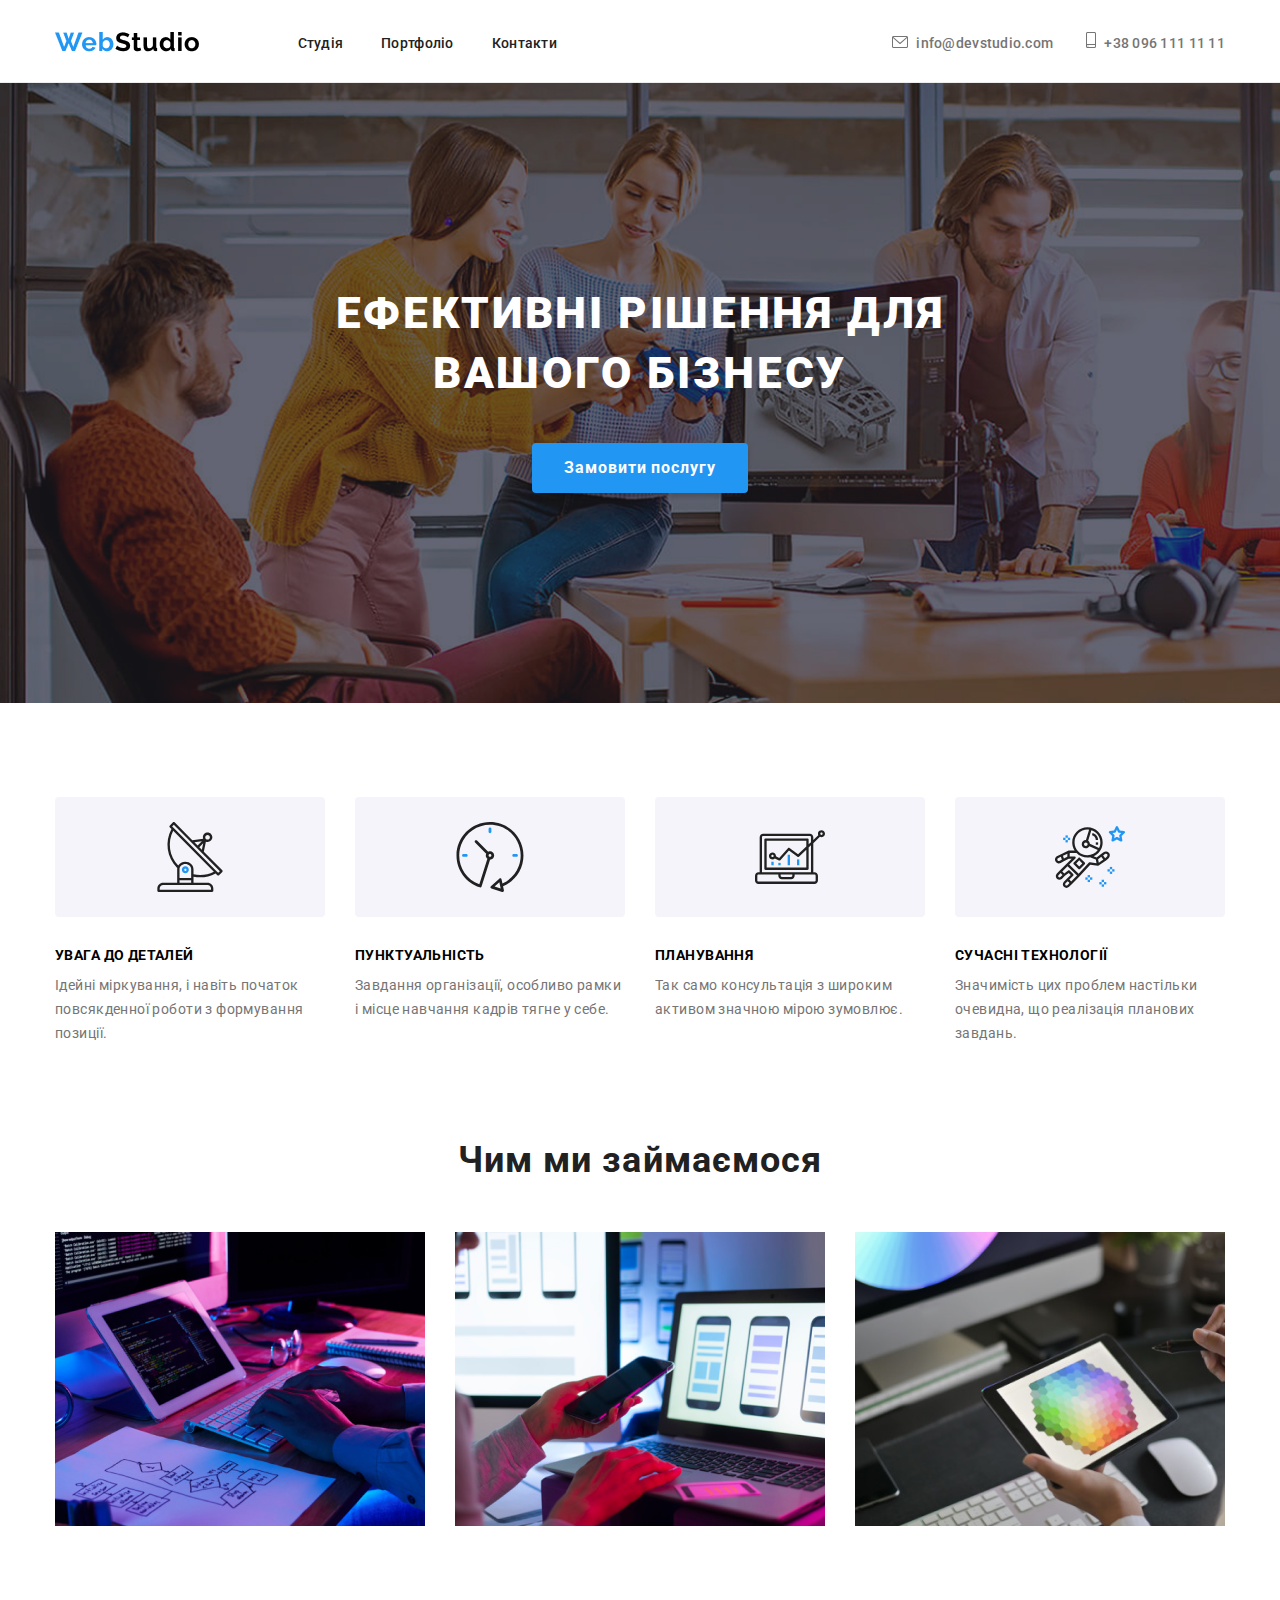
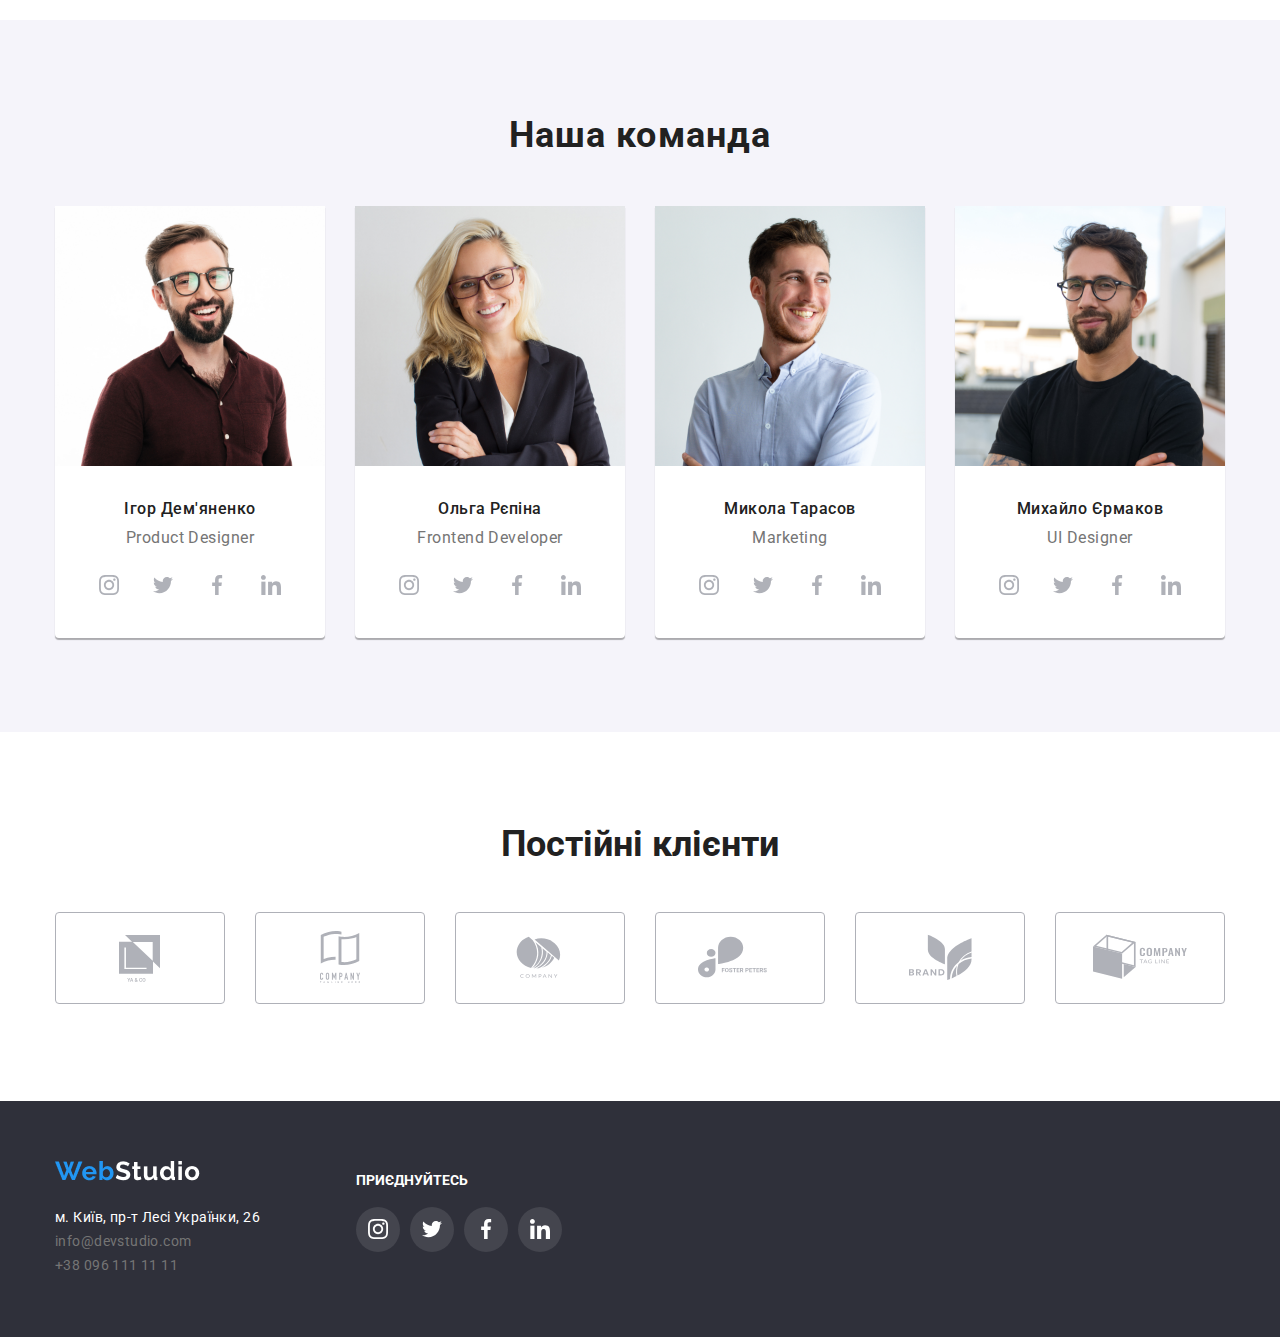
<file: index.html>
<!DOCTYPE html>
<html lang="en">
<head>
    <meta charset="UTF-8">
    <meta name="viewport" content="width=device-width, initial-scale=1.0">
    <title>Document</title>
    <link rel="stylesheet" href="./style.css">
</head>
<body>
    <header>
        <div class="header">
            <div class="header_container">
                <img src="img/WebStudio (3).png" alt="webstudio">
                <nav class="header_container--nav">
                    <a class="header_container--nav--link" href="index.html">Студія</a>
                    <a class="header_container--nav--portfolio" href="portfolio.html">Портфоліо</a>
                    <a class="header_container--nav--link" href="#">Контакти</a>
                </nav>
            </div>
            <div class="header_content">
                <a class="header_content--email" href="#">
                    <svg width="16" height="12" viewBox="0 0 16 12" fill="none" xmlns="http://www.w3.org/2000/svg">
                        <path d="M14.5 0H1.50001C0.672854 0 0 0.672853 0 1.50001V10.5C0 11.3271 0.672854 12 1.50001 12H14.5C15.3271 12 16 11.3271 16 10.5V1.50001C16 0.672853 15.3271 0 14.5 0ZM14.5 0.999994C14.5679 0.999994 14.6325 1.01409 14.6916 1.0387L8 6.83838L1.30833 1.0387C1.36742 1.01412 1.43204 0.999994 1.49998 0.999994H14.5ZM14.5 11H1.50001C1.22414 11 0.999996 10.7759 0.999996 10.5V2.09521L7.67236 7.87792C7.76661 7.95944 7.8833 7.99999 8 7.99999C8.1167 7.99999 8.23339 7.95948 8.32764 7.87792L15 2.09521V10.5C15 10.7759 14.7759 11 14.5 11Z" fill="#757575"/>
                        </svg>
                    info@devstudio.com</a>
                <a class="header_content--phone" href="#">
                    <svg width="10" height="16" viewBox="0 0 10 16" fill="none" xmlns="http://www.w3.org/2000/svg">
                        <path d="M8.5 0H1.5C0.672848 0 0 0.672848 0 1.5V14.5C0 15.3272 0.672848 16 1.5 16H8.5C9.32715 16 10 15.3272 10 14.5V1.5C10 0.672848 9.32715 0 8.5 0ZM1.5 1H8.5C8.77588 1 9 1.22412 9 1.5V12H1V1.5C1 1.22412 1.22412 1 1.5 1ZM8.5 15H1.5C1.22412 15 1 14.7759 1 14.5V13H9V14.5C9 14.7759 8.77588 15 8.5 15Z" fill="#757575"/>
                        <path d="M2.35355 13.7389C2.54882 13.9213 2.54882 14.2169 2.35355 14.3992C2.15828 14.5816 1.84172 14.5816 1.64645 14.3992C1.45118 14.2169 1.45118 13.9213 1.64645 13.7389C1.84172 13.5566 2.15828 13.5566 2.35355 13.7389Z" fill="#757575"/>
                        </svg>
                            
                    +38 096 111 11 11</a>
            </div>
        </div>
    </header>
    <main>
        <section class="flex">
            <h1 class="flex_title">Ефективні рішення для вашого бізнесу</h1>
            <button class="flex_button">Замовити послугу</button>
        </section>
        <section class="advantage_container">
            <div class="advantage_container--details">
                <div class="advantage_container--details--img">
                    <img src="img/antenna.svg" alt="antenna">
                </div>
                <h3 class="advantage_container--details--title">УВАГА ДО ДЕТАЛЕЙ</h3>
                <p class="advantage_container--details--text">Ідейні міркування, і навіть початок повсякденної роботи з формування позиції.</p>
            </div>
            <div class="advantage_container--details">
                <div class="advantage_container--details--img">
                    <img src="img/clock.svg" alt="clock">
                </div>
                <h3 class="advantage_container--details--title">ПУНКТУАЛЬНІСТЬ</h3>
                <p class="advantage_container--details--text">Завдання організації, особливо рамки і місце навчання кадрів тягне у себе.</p>
            </div>
            <div class="advantage_container--details">
                <div class="advantage_container--details--img">
                    <img src="img/diagram.svg" alt="diagram">
                </div>
                <h3 class="advantage_container--details--title">ПЛАНУВАННЯ</h3>
                <p class="advantage_container--details--text">Так само консультація з широким активом значною мірою зумовлює.</p>
            </div>
            <div class="advantage_container--details">
                <div class="advantage_container--details--img">
                    <img src="img/astronaut.svg" alt="astronaut">
                </div>
                <h3 class="advantage_container--details--title">СУЧАСНІ ТЕХНОЛОГІЇ</h3>
                <p class="advantage_container--details--text">Значимість цих проблем настільки очевидна, що реалізація планових завдань.</p>
            </div>
        </section>
        <section class="affairs_container">
            <h2 class="affairs_container--title">Чим ми займаємося</h2>
            <div class="affairs_container--img">
                <img src="img/img (13).png" alt="affair 1">
                <img src="img/img (12).png" alt="affair 2">
                <img src="img/box 3.png" alt="affair 3">
            </div>
        </section>
        <section class="team">
            <h2 class="team_title">Наша команда</h2>
            <div class="team_container">
                <div class="team_container--content">
                    <img class="team_container--content--img" src="img/ourteam1.png" alt="team1">
                    <p class="team_container--content--name">Ігор Дем'яненко</p>
                    <p class="team_container--content--speciality">Product Designer</p>
                    <div class="team_container--content--media">
                        <button class="team_container--content--media--button">
                            <svg width="20" height="20" viewBox="0 0 20 20" fill="#AFB1B8" xmlns="http://www.w3.org/2000/svg">
                                <g clip-path="url(#clip0_11_3175)">
                                <path d="M19.9804 5.88005C19.9336 4.81738 19.7617 4.0868 19.5156 3.45374C19.2616 2.78176 18.8709 2.18014 18.359 1.68002C17.8589 1.1721 17.2533 0.777435 16.5891 0.527447C15.9524 0.281274 15.2256 0.109427 14.163 0.0625732C13.0924 0.0117516 12.7525 0 10.0371 0C7.32173 0 6.98185 0.0117516 5.91521 0.0586052C4.85253 0.105459 4.12195 0.277459 3.48904 0.523479C2.81692 0.777435 2.2153 1.16814 1.71517 1.68002C1.20726 2.18014 0.812743 2.78573 0.562603 3.44992C0.31643 4.0868 0.144583 4.81341 0.0977294 5.87609C0.0469078 6.9467 0.0351562 7.28658 0.0351562 10.002C0.0351562 12.7173 0.0469078 13.0572 0.0937614 14.1239C0.140615 15.1865 0.312615 15.9171 0.558787 16.5502C0.812743 17.2221 1.20726 17.8238 1.71517 18.3239C2.2153 18.8318 2.82088 19.2265 3.48508 19.4765C4.12195 19.7226 4.84856 19.8945 5.91139 19.9413C6.97788 19.9883 7.31791 19.9999 10.0333 19.9999C12.7487 19.9999 13.0885 19.9883 14.1552 19.9413C15.2179 19.8945 15.9484 19.7226 16.5813 19.4765C17.9254 18.9568 18.9881 17.8941 19.5078 16.5502C19.7538 15.9133 19.9258 15.1865 19.9727 14.1239C20.0195 13.0572 20.0313 12.7173 20.0313 10.002C20.0313 7.28658 20.0273 6.9467 19.9804 5.88005ZM18.1794 14.0457C18.1364 15.0225 17.9723 15.5499 17.8356 15.9015C17.4995 16.7728 16.808 17.4643 15.9367 17.8004C15.5851 17.9372 15.0538 18.1012 14.0809 18.1441C13.026 18.1911 12.7096 18.2027 10.0411 18.2027C7.37255 18.2027 7.05221 18.1911 6.00113 18.1441C5.02438 18.1012 4.49693 17.9372 4.1453 17.8004C3.71171 17.6402 3.31704 17.3862 2.9967 17.0541C2.6646 16.7298 2.41065 16.3391 2.2504 15.9055C2.11365 15.5539 1.94959 15.0225 1.90671 14.0497C1.8597 12.9948 1.8481 12.6783 1.8481 10.0097C1.8481 7.34122 1.8597 7.02087 1.90671 5.96995C1.94959 4.99319 2.11365 4.46575 2.2504 4.11412C2.41065 3.68038 2.6646 3.28586 3.00067 2.96536C3.32483 2.63327 3.71553 2.37931 4.14927 2.21921C4.5009 2.08247 5.03231 1.9184 6.0051 1.87537C7.05999 1.82851 7.37652 1.81676 10.0449 1.81676C12.7174 1.81676 13.0337 1.82851 14.0848 1.87537C15.0616 1.9184 15.589 2.08247 15.9407 2.21921C16.3742 2.37931 16.7689 2.63327 17.0893 2.96536C17.4213 3.28967 17.6753 3.68038 17.8356 4.11412C17.9723 4.46575 18.1364 4.99701 18.1794 5.96995C18.2263 7.02484 18.238 7.34122 18.238 10.0097C18.238 12.6783 18.2263 12.9908 18.1794 14.0457Z"/>
                                <path d="M10.0371 4.8642C7.20074 4.8642 4.89941 7.16537 4.89941 10.0019C4.89941 12.8385 7.20074 15.1396 10.0371 15.1396C12.8737 15.1396 15.1749 12.8385 15.1749 10.0019C15.1749 7.16537 12.8737 4.8642 10.0371 4.8642ZM10.0371 13.3346C8.19702 13.3346 6.70442 11.8422 6.70442 10.0019C6.70442 8.16165 8.19702 6.66921 10.0371 6.66921C11.8774 6.66921 13.3698 8.16165 13.3698 10.0019C13.3698 11.8422 11.8774 13.3346 10.0371 13.3346Z"/>
                                <path d="M16.5775 4.6611C16.5775 5.32346 16.0404 5.86052 15.3779 5.86052C14.7155 5.86052 14.1785 5.32346 14.1785 4.6611C14.1785 3.99858 14.7155 3.46167 15.3779 3.46167C16.0404 3.46167 16.5775 3.99858 16.5775 4.6611Z"/>
                                </g>
                                <defs>
                                <clipPath id="clip0_11_3175">
                                <rect width="20" height="20"/>
                                </clipPath>
                                </defs>
                                </svg>                 
                        </button>
                        <button class="team_container--content--media--button">
                            <svg width="20" height="20" viewBox="0 0 20 20" fill="#AFB1B8" xmlns="http://www.w3.org/2000/svg">
                                <g clip-path="url(#clip0_11_3141)">
                                <path d="M20 3.79875C19.2563 4.125 18.4637 4.34125 17.6375 4.44625C18.4875 3.93875 19.1363 3.14125 19.4412 2.18C18.6488 2.6525 17.7738 2.98625 16.8412 3.1725C16.0887 2.37125 15.0162 1.875 13.8462 1.875C11.5763 1.875 9.74875 3.7175 9.74875 5.97625C9.74875 6.30125 9.77625 6.61375 9.84375 6.91125C6.435 6.745 3.41875 5.11125 1.3925 2.6225C1.03875 3.23625 0.83125 3.93875 0.83125 4.695C0.83125 6.115 1.5625 7.37375 2.6525 8.1025C1.99375 8.09 1.3475 7.89875 0.8 7.5975C0.8 7.61 0.8 7.62625 0.8 7.6425C0.8 9.635 2.22125 11.29 4.085 11.6712C3.75125 11.7625 3.3875 11.8062 3.01 11.8062C2.7475 11.8062 2.4825 11.7913 2.23375 11.7362C2.765 13.36 4.2725 14.5538 6.065 14.5925C4.67 15.6838 2.89875 16.3412 0.98125 16.3412C0.645 16.3412 0.3225 16.3263 0 16.285C1.81625 17.4563 3.96875 18.125 6.29 18.125C13.835 18.125 17.96 11.875 17.96 6.4575C17.96 6.27625 17.9538 6.10125 17.945 5.9275C18.7588 5.35 19.4425 4.62875 20 3.79875Z"/>
                                </g>
                                <defs>
                                <clipPath id="clip0_11_3141">
                                <rect width="20" height="20"/>
                                </clipPath>
                                </defs>
                                </svg>
                        </button>
                        <button class="team_container--content--media--button">
                            <svg width="20" height="20" viewBox="0 0 20 20" fill="#AFB1B8" xmlns="http://www.w3.org/2000/svg">
                                <g clip-path="url(#clip0_11_3002)">
                                <path d="M13.3309 3.32083H15.1567V0.140833C14.8417 0.0975 13.7584 0 12.4967 0C9.86422 0 8.06088 1.65583 8.06088 4.69917V7.5H5.15588V11.055H8.06088V20H11.6226V11.0558H14.4101L14.8526 7.50083H11.6217V5.05167C11.6226 4.02417 11.8992 3.32083 13.3309 3.32083Z"/>
                                </g>
                                <defs>
                                <clipPath id="clip0_11_3002">
                                <rect width="20" height="20"/>
                                </clipPath>
                                </defs>
                                </svg>
                        </button>
                        <button class="team_container--content--media--button">
                            <svg width="20" height="20" viewBox="0 0 20 20" fill="#AFB1B8" xmlns="http://www.w3.org/2000/svg">
                                <g clip-path="url(#clip0_11_3187)">
                                <path d="M19.995 20V19.9992H20V12.6642C20 9.07587 19.2275 6.31171 15.0325 6.31171C13.0158 6.31171 11.6625 7.41837 11.11 8.46754H11.0517V6.64671H7.07416V19.9992H11.2158V13.3875C11.2158 11.6467 11.5458 9.96337 13.7017 9.96337C15.8258 9.96337 15.8575 11.95 15.8575 13.4992V20H19.995Z"/>
                                <path d="M0.330017 6.64746H4.47668V20H0.330017V6.64746Z"/>
                                <path d="M2.40167 0C1.07583 0 0 1.07583 0 2.40167C0 3.7275 1.07583 4.82583 2.40167 4.82583C3.7275 4.82583 4.80333 3.7275 4.80333 2.40167C4.8025 1.07583 3.72667 0 2.40167 0V0Z"/>
                                </g>
                                <defs>
                                <clipPath id="clip0_11_3187">
                                <rect width="20" height="20"/>
                                </clipPath>
                                </defs>
                                </svg>           
                        </button>
                    </div>
                </div>
                <div class="team_container--content">
                    <img class="team_container--content--img" src="img/ourteam2.png" alt="team1">
                    <p class="team_container--content--name">Ольга Рєпіна</p>
                    <p class="team_container--content--speciality">Frontend Developer</p>
                    <div class="team_container--content--media">
                        <button class="team_container--content--media--button">
                            <svg width="20" height="20" viewBox="0 0 20 20" fill="#AFB1B8" xmlns="http://www.w3.org/2000/svg">
                                <g clip-path="url(#clip0_11_3175)">
                                <path d="M19.9804 5.88005C19.9336 4.81738 19.7617 4.0868 19.5156 3.45374C19.2616 2.78176 18.8709 2.18014 18.359 1.68002C17.8589 1.1721 17.2533 0.777435 16.5891 0.527447C15.9524 0.281274 15.2256 0.109427 14.163 0.0625732C13.0924 0.0117516 12.7525 0 10.0371 0C7.32173 0 6.98185 0.0117516 5.91521 0.0586052C4.85253 0.105459 4.12195 0.277459 3.48904 0.523479C2.81692 0.777435 2.2153 1.16814 1.71517 1.68002C1.20726 2.18014 0.812743 2.78573 0.562603 3.44992C0.31643 4.0868 0.144583 4.81341 0.0977294 5.87609C0.0469078 6.9467 0.0351562 7.28658 0.0351562 10.002C0.0351562 12.7173 0.0469078 13.0572 0.0937614 14.1239C0.140615 15.1865 0.312615 15.9171 0.558787 16.5502C0.812743 17.2221 1.20726 17.8238 1.71517 18.3239C2.2153 18.8318 2.82088 19.2265 3.48508 19.4765C4.12195 19.7226 4.84856 19.8945 5.91139 19.9413C6.97788 19.9883 7.31791 19.9999 10.0333 19.9999C12.7487 19.9999 13.0885 19.9883 14.1552 19.9413C15.2179 19.8945 15.9484 19.7226 16.5813 19.4765C17.9254 18.9568 18.9881 17.8941 19.5078 16.5502C19.7538 15.9133 19.9258 15.1865 19.9727 14.1239C20.0195 13.0572 20.0313 12.7173 20.0313 10.002C20.0313 7.28658 20.0273 6.9467 19.9804 5.88005ZM18.1794 14.0457C18.1364 15.0225 17.9723 15.5499 17.8356 15.9015C17.4995 16.7728 16.808 17.4643 15.9367 17.8004C15.5851 17.9372 15.0538 18.1012 14.0809 18.1441C13.026 18.1911 12.7096 18.2027 10.0411 18.2027C7.37255 18.2027 7.05221 18.1911 6.00113 18.1441C5.02438 18.1012 4.49693 17.9372 4.1453 17.8004C3.71171 17.6402 3.31704 17.3862 2.9967 17.0541C2.6646 16.7298 2.41065 16.3391 2.2504 15.9055C2.11365 15.5539 1.94959 15.0225 1.90671 14.0497C1.8597 12.9948 1.8481 12.6783 1.8481 10.0097C1.8481 7.34122 1.8597 7.02087 1.90671 5.96995C1.94959 4.99319 2.11365 4.46575 2.2504 4.11412C2.41065 3.68038 2.6646 3.28586 3.00067 2.96536C3.32483 2.63327 3.71553 2.37931 4.14927 2.21921C4.5009 2.08247 5.03231 1.9184 6.0051 1.87537C7.05999 1.82851 7.37652 1.81676 10.0449 1.81676C12.7174 1.81676 13.0337 1.82851 14.0848 1.87537C15.0616 1.9184 15.589 2.08247 15.9407 2.21921C16.3742 2.37931 16.7689 2.63327 17.0893 2.96536C17.4213 3.28967 17.6753 3.68038 17.8356 4.11412C17.9723 4.46575 18.1364 4.99701 18.1794 5.96995C18.2263 7.02484 18.238 7.34122 18.238 10.0097C18.238 12.6783 18.2263 12.9908 18.1794 14.0457Z"/>
                                <path d="M10.0371 4.8642C7.20074 4.8642 4.89941 7.16537 4.89941 10.0019C4.89941 12.8385 7.20074 15.1396 10.0371 15.1396C12.8737 15.1396 15.1749 12.8385 15.1749 10.0019C15.1749 7.16537 12.8737 4.8642 10.0371 4.8642ZM10.0371 13.3346C8.19702 13.3346 6.70442 11.8422 6.70442 10.0019C6.70442 8.16165 8.19702 6.66921 10.0371 6.66921C11.8774 6.66921 13.3698 8.16165 13.3698 10.0019C13.3698 11.8422 11.8774 13.3346 10.0371 13.3346Z"/>
                                <path d="M16.5775 4.6611C16.5775 5.32346 16.0404 5.86052 15.3779 5.86052C14.7155 5.86052 14.1785 5.32346 14.1785 4.6611C14.1785 3.99858 14.7155 3.46167 15.3779 3.46167C16.0404 3.46167 16.5775 3.99858 16.5775 4.6611Z"/>
                                </g>
                                <defs>
                                <clipPath id="clip0_11_3175">
                                <rect width="20" height="20"/>
                                </clipPath>
                                </defs>
                                </svg>                
                        </button>
                        <button class="team_container--content--media--button">
                            <svg width="20" height="20" viewBox="0 0 20 20" fill="#AFB1B8" xmlns="http://www.w3.org/2000/svg">
                                <g clip-path="url(#clip0_11_3141)">
                                <path d="M20 3.79875C19.2563 4.125 18.4637 4.34125 17.6375 4.44625C18.4875 3.93875 19.1363 3.14125 19.4412 2.18C18.6488 2.6525 17.7738 2.98625 16.8412 3.1725C16.0887 2.37125 15.0162 1.875 13.8462 1.875C11.5763 1.875 9.74875 3.7175 9.74875 5.97625C9.74875 6.30125 9.77625 6.61375 9.84375 6.91125C6.435 6.745 3.41875 5.11125 1.3925 2.6225C1.03875 3.23625 0.83125 3.93875 0.83125 4.695C0.83125 6.115 1.5625 7.37375 2.6525 8.1025C1.99375 8.09 1.3475 7.89875 0.8 7.5975C0.8 7.61 0.8 7.62625 0.8 7.6425C0.8 9.635 2.22125 11.29 4.085 11.6712C3.75125 11.7625 3.3875 11.8062 3.01 11.8062C2.7475 11.8062 2.4825 11.7913 2.23375 11.7362C2.765 13.36 4.2725 14.5538 6.065 14.5925C4.67 15.6838 2.89875 16.3412 0.98125 16.3412C0.645 16.3412 0.3225 16.3263 0 16.285C1.81625 17.4563 3.96875 18.125 6.29 18.125C13.835 18.125 17.96 11.875 17.96 6.4575C17.96 6.27625 17.9538 6.10125 17.945 5.9275C18.7588 5.35 19.4425 4.62875 20 3.79875Z"/>
                                </g>
                                <defs>
                                <clipPath id="clip0_11_3141">
                                <rect width="20" height="20"/>
                                </clipPath>
                                </defs>
                                </svg>                     
                        </button>
                        <button class="team_container--content--media--button">
                            <svg width="20" height="20" viewBox="0 0 20 20" fill="#AFB1B8" xmlns="http://www.w3.org/2000/svg">
                                <g clip-path="url(#clip0_11_3002)">
                                <path d="M13.3309 3.32083H15.1567V0.140833C14.8417 0.0975 13.7584 0 12.4967 0C9.86422 0 8.06088 1.65583 8.06088 4.69917V7.5H5.15588V11.055H8.06088V20H11.6226V11.0558H14.4101L14.8526 7.50083H11.6217V5.05167C11.6226 4.02417 11.8992 3.32083 13.3309 3.32083Z"/>
                                </g>
                                <defs>
                                <clipPath id="clip0_11_3002">
                                <rect width="20" height="20"/>
                                </clipPath>
                                </defs>
                                </svg>
                        </button>
                        <button class="team_container--content--media--button">
                            <svg width="20" height="20" viewBox="0 0 20 20" fill="#AFB1B8" xmlns="http://www.w3.org/2000/svg">
                                <g clip-path="url(#clip0_11_3187)">
                                <path d="M19.995 20V19.9992H20V12.6642C20 9.07587 19.2275 6.31171 15.0325 6.31171C13.0158 6.31171 11.6625 7.41837 11.11 8.46754H11.0517V6.64671H7.07416V19.9992H11.2158V13.3875C11.2158 11.6467 11.5458 9.96337 13.7017 9.96337C15.8258 9.96337 15.8575 11.95 15.8575 13.4992V20H19.995Z"/>
                                <path d="M0.330017 6.64746H4.47668V20H0.330017V6.64746Z"/>
                                <path d="M2.40167 0C1.07583 0 0 1.07583 0 2.40167C0 3.7275 1.07583 4.82583 2.40167 4.82583C3.7275 4.82583 4.80333 3.7275 4.80333 2.40167C4.8025 1.07583 3.72667 0 2.40167 0V0Z"/>
                                </g>
                                <defs>
                                <clipPath id="clip0_11_3187">
                                <rect width="20" height="20"/>
                                </clipPath>
                                </defs>
                                </svg>           
                        </button>
                    </div>
                </div>
                <div class="team_container--content">
                    <img class="team_container--content--img" src="img/ourteam3.png" alt="team1">
                    <p class="team_container--content--name">Микола Тарасов</p>
                    <p class="team_container--content--speciality">Marketing</p>
                    <div class="team_container--content--media">
                        <button class="team_container--content--media--button">
                            <svg width="20" height="20" viewBox="0 0 20 20" fill="#AFB1B8" xmlns="http://www.w3.org/2000/svg">
                                <g clip-path="url(#clip0_11_3175)">
                                <path d="M19.9804 5.88005C19.9336 4.81738 19.7617 4.0868 19.5156 3.45374C19.2616 2.78176 18.8709 2.18014 18.359 1.68002C17.8589 1.1721 17.2533 0.777435 16.5891 0.527447C15.9524 0.281274 15.2256 0.109427 14.163 0.0625732C13.0924 0.0117516 12.7525 0 10.0371 0C7.32173 0 6.98185 0.0117516 5.91521 0.0586052C4.85253 0.105459 4.12195 0.277459 3.48904 0.523479C2.81692 0.777435 2.2153 1.16814 1.71517 1.68002C1.20726 2.18014 0.812743 2.78573 0.562603 3.44992C0.31643 4.0868 0.144583 4.81341 0.0977294 5.87609C0.0469078 6.9467 0.0351562 7.28658 0.0351562 10.002C0.0351562 12.7173 0.0469078 13.0572 0.0937614 14.1239C0.140615 15.1865 0.312615 15.9171 0.558787 16.5502C0.812743 17.2221 1.20726 17.8238 1.71517 18.3239C2.2153 18.8318 2.82088 19.2265 3.48508 19.4765C4.12195 19.7226 4.84856 19.8945 5.91139 19.9413C6.97788 19.9883 7.31791 19.9999 10.0333 19.9999C12.7487 19.9999 13.0885 19.9883 14.1552 19.9413C15.2179 19.8945 15.9484 19.7226 16.5813 19.4765C17.9254 18.9568 18.9881 17.8941 19.5078 16.5502C19.7538 15.9133 19.9258 15.1865 19.9727 14.1239C20.0195 13.0572 20.0313 12.7173 20.0313 10.002C20.0313 7.28658 20.0273 6.9467 19.9804 5.88005ZM18.1794 14.0457C18.1364 15.0225 17.9723 15.5499 17.8356 15.9015C17.4995 16.7728 16.808 17.4643 15.9367 17.8004C15.5851 17.9372 15.0538 18.1012 14.0809 18.1441C13.026 18.1911 12.7096 18.2027 10.0411 18.2027C7.37255 18.2027 7.05221 18.1911 6.00113 18.1441C5.02438 18.1012 4.49693 17.9372 4.1453 17.8004C3.71171 17.6402 3.31704 17.3862 2.9967 17.0541C2.6646 16.7298 2.41065 16.3391 2.2504 15.9055C2.11365 15.5539 1.94959 15.0225 1.90671 14.0497C1.8597 12.9948 1.8481 12.6783 1.8481 10.0097C1.8481 7.34122 1.8597 7.02087 1.90671 5.96995C1.94959 4.99319 2.11365 4.46575 2.2504 4.11412C2.41065 3.68038 2.6646 3.28586 3.00067 2.96536C3.32483 2.63327 3.71553 2.37931 4.14927 2.21921C4.5009 2.08247 5.03231 1.9184 6.0051 1.87537C7.05999 1.82851 7.37652 1.81676 10.0449 1.81676C12.7174 1.81676 13.0337 1.82851 14.0848 1.87537C15.0616 1.9184 15.589 2.08247 15.9407 2.21921C16.3742 2.37931 16.7689 2.63327 17.0893 2.96536C17.4213 3.28967 17.6753 3.68038 17.8356 4.11412C17.9723 4.46575 18.1364 4.99701 18.1794 5.96995C18.2263 7.02484 18.238 7.34122 18.238 10.0097C18.238 12.6783 18.2263 12.9908 18.1794 14.0457Z"/>
                                <path d="M10.0371 4.8642C7.20074 4.8642 4.89941 7.16537 4.89941 10.0019C4.89941 12.8385 7.20074 15.1396 10.0371 15.1396C12.8737 15.1396 15.1749 12.8385 15.1749 10.0019C15.1749 7.16537 12.8737 4.8642 10.0371 4.8642ZM10.0371 13.3346C8.19702 13.3346 6.70442 11.8422 6.70442 10.0019C6.70442 8.16165 8.19702 6.66921 10.0371 6.66921C11.8774 6.66921 13.3698 8.16165 13.3698 10.0019C13.3698 11.8422 11.8774 13.3346 10.0371 13.3346Z"/>
                                <path d="M16.5775 4.6611C16.5775 5.32346 16.0404 5.86052 15.3779 5.86052C14.7155 5.86052 14.1785 5.32346 14.1785 4.6611C14.1785 3.99858 14.7155 3.46167 15.3779 3.46167C16.0404 3.46167 16.5775 3.99858 16.5775 4.6611Z"/>
                                </g>
                                <defs>
                                <clipPath id="clip0_11_3175">
                                <rect width="20" height="20"/>
                                </clipPath>
                                </defs>
                                </svg>                
                        </button>
                        <button class="team_container--content--media--button">
                            <svg width="20" height="20" viewBox="0 0 20 20" fill="#AFB1B8" xmlns="http://www.w3.org/2000/svg">
                                <g clip-path="url(#clip0_11_3141)">
                                <path d="M20 3.79875C19.2563 4.125 18.4637 4.34125 17.6375 4.44625C18.4875 3.93875 19.1363 3.14125 19.4412 2.18C18.6488 2.6525 17.7738 2.98625 16.8412 3.1725C16.0887 2.37125 15.0162 1.875 13.8462 1.875C11.5763 1.875 9.74875 3.7175 9.74875 5.97625C9.74875 6.30125 9.77625 6.61375 9.84375 6.91125C6.435 6.745 3.41875 5.11125 1.3925 2.6225C1.03875 3.23625 0.83125 3.93875 0.83125 4.695C0.83125 6.115 1.5625 7.37375 2.6525 8.1025C1.99375 8.09 1.3475 7.89875 0.8 7.5975C0.8 7.61 0.8 7.62625 0.8 7.6425C0.8 9.635 2.22125 11.29 4.085 11.6712C3.75125 11.7625 3.3875 11.8062 3.01 11.8062C2.7475 11.8062 2.4825 11.7913 2.23375 11.7362C2.765 13.36 4.2725 14.5538 6.065 14.5925C4.67 15.6838 2.89875 16.3412 0.98125 16.3412C0.645 16.3412 0.3225 16.3263 0 16.285C1.81625 17.4563 3.96875 18.125 6.29 18.125C13.835 18.125 17.96 11.875 17.96 6.4575C17.96 6.27625 17.9538 6.10125 17.945 5.9275C18.7588 5.35 19.4425 4.62875 20 3.79875Z"/>
                                </g>
                                <defs>
                                <clipPath id="clip0_11_3141">
                                <rect width="20" height="20"/>
                                </clipPath>
                                </defs>
                                </svg>                  
                        </button>
                        <button class="team_container--content--media--button">
                            <svg width="20" height="20" viewBox="0 0 20 20" fill="#AFB1B8" xmlns="http://www.w3.org/2000/svg">
                                <g clip-path="url(#clip0_11_3002)">
                                <path d="M13.3309 3.32083H15.1567V0.140833C14.8417 0.0975 13.7584 0 12.4967 0C9.86422 0 8.06088 1.65583 8.06088 4.69917V7.5H5.15588V11.055H8.06088V20H11.6226V11.0558H14.4101L14.8526 7.50083H11.6217V5.05167C11.6226 4.02417 11.8992 3.32083 13.3309 3.32083Z"/>
                                </g>
                                <defs>
                                <clipPath id="clip0_11_3002">
                                <rect width="20" height="20"/>
                                </clipPath>
                                </defs>
                                </svg>
                        </button>
                        <button class="team_container--content--media--button">
                            <svg width="20" height="20" viewBox="0 0 20 20" fill="#AFB1B8" xmlns="http://www.w3.org/2000/svg">
                                <g clip-path="url(#clip0_11_3187)">
                                <path d="M19.995 20V19.9992H20V12.6642C20 9.07587 19.2275 6.31171 15.0325 6.31171C13.0158 6.31171 11.6625 7.41837 11.11 8.46754H11.0517V6.64671H7.07416V19.9992H11.2158V13.3875C11.2158 11.6467 11.5458 9.96337 13.7017 9.96337C15.8258 9.96337 15.8575 11.95 15.8575 13.4992V20H19.995Z"/>
                                <path d="M0.330017 6.64746H4.47668V20H0.330017V6.64746Z"/>
                                <path d="M2.40167 0C1.07583 0 0 1.07583 0 2.40167C0 3.7275 1.07583 4.82583 2.40167 4.82583C3.7275 4.82583 4.80333 3.7275 4.80333 2.40167C4.8025 1.07583 3.72667 0 2.40167 0V0Z"/>
                                </g>
                                <defs>
                                <clipPath id="clip0_11_3187">
                                <rect width="20" height="20"/>
                                </clipPath>
                                </defs>
                                </svg>           
                        </button>
                    </div>
                </div>
                <div class="team_container--content">
                    <img class="team_container--content--img" src="img/ourteam4.png" alt="team1">
                    <p class="team_container--content--name">Михайло Єрмаков</p>
                    <p class="team_container--content--speciality">UI Designer</p>
                    <div class="team_container--content--media">
                        <button class="team_container--content--media--button">
                            <svg width="20" height="20" viewBox="0 0 20 20" fill="#AFB1B8" xmlns="http://www.w3.org/2000/svg">
                                <g clip-path="url(#clip0_11_3175)">
                                <path d="M19.9804 5.88005C19.9336 4.81738 19.7617 4.0868 19.5156 3.45374C19.2616 2.78176 18.8709 2.18014 18.359 1.68002C17.8589 1.1721 17.2533 0.777435 16.5891 0.527447C15.9524 0.281274 15.2256 0.109427 14.163 0.0625732C13.0924 0.0117516 12.7525 0 10.0371 0C7.32173 0 6.98185 0.0117516 5.91521 0.0586052C4.85253 0.105459 4.12195 0.277459 3.48904 0.523479C2.81692 0.777435 2.2153 1.16814 1.71517 1.68002C1.20726 2.18014 0.812743 2.78573 0.562603 3.44992C0.31643 4.0868 0.144583 4.81341 0.0977294 5.87609C0.0469078 6.9467 0.0351562 7.28658 0.0351562 10.002C0.0351562 12.7173 0.0469078 13.0572 0.0937614 14.1239C0.140615 15.1865 0.312615 15.9171 0.558787 16.5502C0.812743 17.2221 1.20726 17.8238 1.71517 18.3239C2.2153 18.8318 2.82088 19.2265 3.48508 19.4765C4.12195 19.7226 4.84856 19.8945 5.91139 19.9413C6.97788 19.9883 7.31791 19.9999 10.0333 19.9999C12.7487 19.9999 13.0885 19.9883 14.1552 19.9413C15.2179 19.8945 15.9484 19.7226 16.5813 19.4765C17.9254 18.9568 18.9881 17.8941 19.5078 16.5502C19.7538 15.9133 19.9258 15.1865 19.9727 14.1239C20.0195 13.0572 20.0313 12.7173 20.0313 10.002C20.0313 7.28658 20.0273 6.9467 19.9804 5.88005ZM18.1794 14.0457C18.1364 15.0225 17.9723 15.5499 17.8356 15.9015C17.4995 16.7728 16.808 17.4643 15.9367 17.8004C15.5851 17.9372 15.0538 18.1012 14.0809 18.1441C13.026 18.1911 12.7096 18.2027 10.0411 18.2027C7.37255 18.2027 7.05221 18.1911 6.00113 18.1441C5.02438 18.1012 4.49693 17.9372 4.1453 17.8004C3.71171 17.6402 3.31704 17.3862 2.9967 17.0541C2.6646 16.7298 2.41065 16.3391 2.2504 15.9055C2.11365 15.5539 1.94959 15.0225 1.90671 14.0497C1.8597 12.9948 1.8481 12.6783 1.8481 10.0097C1.8481 7.34122 1.8597 7.02087 1.90671 5.96995C1.94959 4.99319 2.11365 4.46575 2.2504 4.11412C2.41065 3.68038 2.6646 3.28586 3.00067 2.96536C3.32483 2.63327 3.71553 2.37931 4.14927 2.21921C4.5009 2.08247 5.03231 1.9184 6.0051 1.87537C7.05999 1.82851 7.37652 1.81676 10.0449 1.81676C12.7174 1.81676 13.0337 1.82851 14.0848 1.87537C15.0616 1.9184 15.589 2.08247 15.9407 2.21921C16.3742 2.37931 16.7689 2.63327 17.0893 2.96536C17.4213 3.28967 17.6753 3.68038 17.8356 4.11412C17.9723 4.46575 18.1364 4.99701 18.1794 5.96995C18.2263 7.02484 18.238 7.34122 18.238 10.0097C18.238 12.6783 18.2263 12.9908 18.1794 14.0457Z"/>
                                <path d="M10.0371 4.8642C7.20074 4.8642 4.89941 7.16537 4.89941 10.0019C4.89941 12.8385 7.20074 15.1396 10.0371 15.1396C12.8737 15.1396 15.1749 12.8385 15.1749 10.0019C15.1749 7.16537 12.8737 4.8642 10.0371 4.8642ZM10.0371 13.3346C8.19702 13.3346 6.70442 11.8422 6.70442 10.0019C6.70442 8.16165 8.19702 6.66921 10.0371 6.66921C11.8774 6.66921 13.3698 8.16165 13.3698 10.0019C13.3698 11.8422 11.8774 13.3346 10.0371 13.3346Z"/>
                                <path d="M16.5775 4.6611C16.5775 5.32346 16.0404 5.86052 15.3779 5.86052C14.7155 5.86052 14.1785 5.32346 14.1785 4.6611C14.1785 3.99858 14.7155 3.46167 15.3779 3.46167C16.0404 3.46167 16.5775 3.99858 16.5775 4.6611Z"/>
                                </g>
                                <defs>
                                <clipPath id="clip0_11_3175">
                                <rect width="20" height="20"/>
                                </clipPath>
                                </defs>
                                </svg>               
                        </button>
                        <button class="team_container--content--media--button">
                            <svg width="20" height="20" viewBox="0 0 20 20" fill="#AFB1B8" xmlns="http://www.w3.org/2000/svg">
                                <g clip-path="url(#clip0_11_3141)">
                                <path d="M20 3.79875C19.2563 4.125 18.4637 4.34125 17.6375 4.44625C18.4875 3.93875 19.1363 3.14125 19.4412 2.18C18.6488 2.6525 17.7738 2.98625 16.8412 3.1725C16.0887 2.37125 15.0162 1.875 13.8462 1.875C11.5763 1.875 9.74875 3.7175 9.74875 5.97625C9.74875 6.30125 9.77625 6.61375 9.84375 6.91125C6.435 6.745 3.41875 5.11125 1.3925 2.6225C1.03875 3.23625 0.83125 3.93875 0.83125 4.695C0.83125 6.115 1.5625 7.37375 2.6525 8.1025C1.99375 8.09 1.3475 7.89875 0.8 7.5975C0.8 7.61 0.8 7.62625 0.8 7.6425C0.8 9.635 2.22125 11.29 4.085 11.6712C3.75125 11.7625 3.3875 11.8062 3.01 11.8062C2.7475 11.8062 2.4825 11.7913 2.23375 11.7362C2.765 13.36 4.2725 14.5538 6.065 14.5925C4.67 15.6838 2.89875 16.3412 0.98125 16.3412C0.645 16.3412 0.3225 16.3263 0 16.285C1.81625 17.4563 3.96875 18.125 6.29 18.125C13.835 18.125 17.96 11.875 17.96 6.4575C17.96 6.27625 17.9538 6.10125 17.945 5.9275C18.7588 5.35 19.4425 4.62875 20 3.79875Z"/>
                                </g>
                                <defs>
                                <clipPath id="clip0_11_3141">
                                <rect width="20" height="20"/>
                                </clipPath>
                                </defs>
                                </svg>                   
                        </button>
                        <button class="team_container--content--media--button">
                            <svg width="20" height="20" viewBox="0 0 20 20" fill="#AFB1B8" xmlns="http://www.w3.org/2000/svg">
                                <g clip-path="url(#clip0_11_3002)">
                                <path d="M13.3309 3.32083H15.1567V0.140833C14.8417 0.0975 13.7584 0 12.4967 0C9.86422 0 8.06088 1.65583 8.06088 4.69917V7.5H5.15588V11.055H8.06088V20H11.6226V11.0558H14.4101L14.8526 7.50083H11.6217V5.05167C11.6226 4.02417 11.8992 3.32083 13.3309 3.32083Z"/>
                                </g>
                                <defs>
                                <clipPath id="clip0_11_3002">
                                <rect width="20" height="20"/>
                                </clipPath>
                                </defs>
                                </svg>
                        </button>
                        <button class="team_container--content--media--button">
                            <svg width="20" height="20" viewBox="0 0 20 20" fill="#AFB1B8" xmlns="http://www.w3.org/2000/svg">
                                <g clip-path="url(#clip0_11_3187)">
                                <path d="M19.995 20V19.9992H20V12.6642C20 9.07587 19.2275 6.31171 15.0325 6.31171C13.0158 6.31171 11.6625 7.41837 11.11 8.46754H11.0517V6.64671H7.07416V19.9992H11.2158V13.3875C11.2158 11.6467 11.5458 9.96337 13.7017 9.96337C15.8258 9.96337 15.8575 11.95 15.8575 13.4992V20H19.995Z"/>
                                <path d="M0.330017 6.64746H4.47668V20H0.330017V6.64746Z"/>
                                <path d="M2.40167 0C1.07583 0 0 1.07583 0 2.40167C0 3.7275 1.07583 4.82583 2.40167 4.82583C3.7275 4.82583 4.80333 3.7275 4.80333 2.40167C4.8025 1.07583 3.72667 0 2.40167 0V0Z"/>
                                </g>
                                <defs>
                                <clipPath id="clip0_11_3187">
                                <rect width="20" height="20"/>
                                </clipPath>
                                </defs>
                                </svg>           
                        </button>
                    </div>
                </div>
            </div>
        </section>
        <section class="clients">
            <h2 class="clients_title">Постійні клієнти</h2>
            <div class="clients_container">
                <button class="clients_container--svg">
                    <svg width="170" height="92" viewBox="0 0 170 92" fill="none" xmlns="http://www.w3.org/2000/svg">
                        <rect x="0.5" y="0.5" width="169" height="91" rx="3.5" stroke="#AFB1B8"/>
                        <path fill-rule="evenodd" clip-rule="evenodd" d="M70 23L77.0078 29.6341L64 29.6265V61.8137H98V49.507L105 56.1338V23H70ZM97.6924 48.7283L77.8226 29.918H97.6924V48.7283ZM91.5231 57.1055H69.3801V35.4579H70.9453V55.6397H91.5231V57.1055ZM74.6089 66.0991L73.791 67.7837L72.9731 66.0991H72.2871L73.481 68.3452V69.6538H74.1011V68.3452L75.2925 66.0991H74.6089ZM75.6367 69.6538L75.9248 68.8262H77.3018L77.5923 69.6538H78.2368L76.8916 66.0991H76.3374L74.9946 69.6538H75.6367ZM76.6133 66.8535L77.1284 68.3281H76.0981L76.6133 66.8535ZM79.8701 68.2427C79.7806 68.3794 79.7358 68.5299 79.7358 68.6943C79.7358 68.9938 79.8408 69.2371 80.0508 69.4243C80.2624 69.6099 80.5439 69.7026 80.8955 69.7026C81.2471 69.7026 81.5498 69.6074 81.8037 69.417L82.0039 69.6538H82.6924L82.1699 69.0361C82.375 68.7562 82.4775 68.3973 82.4775 67.9595H81.9624C81.9624 68.1987 81.9128 68.416 81.8135 68.6113L81.1274 67.8008L81.3691 67.625C81.54 67.5013 81.6629 67.3776 81.7378 67.2539C81.8127 67.1286 81.8501 66.9919 81.8501 66.8438C81.8501 66.6191 81.7671 66.4312 81.6011 66.2798C81.4367 66.1268 81.2251 66.0503 80.9663 66.0503C80.6798 66.0503 80.452 66.1317 80.2827 66.2944C80.1134 66.4556 80.0288 66.6753 80.0288 66.9536C80.0288 67.0675 80.0557 67.1855 80.1094 67.3076C80.1647 67.4297 80.2616 67.5778 80.3999 67.752C80.1362 67.9408 79.9596 68.1043 79.8701 68.2427ZM81.4741 69.0288C81.3 69.1623 81.1128 69.229 80.9126 69.229C80.7352 69.229 80.5936 69.1777 80.4878 69.0752C80.382 68.9727 80.3291 68.8392 80.3291 68.6748C80.3291 68.4844 80.4268 68.3151 80.6221 68.167L80.6978 68.1133L81.4741 69.0288ZM80.8369 67.4541C80.6693 67.2474 80.5854 67.0757 80.5854 66.939C80.5854 66.8201 80.6196 66.7217 80.688 66.6436C80.7563 66.5654 80.8483 66.5264 80.9639 66.5264C81.0713 66.5264 81.16 66.5597 81.23 66.6265C81.3 66.6916 81.335 66.7705 81.335 66.8633C81.335 67.0033 81.2845 67.118 81.1836 67.2075L81.1079 67.2686L80.8369 67.4541ZM86.623 69.3853C86.8672 69.172 87.0072 68.8758 87.043 68.4966H86.4277C86.3952 68.7505 86.3179 68.932 86.1958 69.041C86.0737 69.1501 85.8914 69.2046 85.6489 69.2046C85.3836 69.2046 85.1818 69.1037 85.0435 68.9019C84.9067 68.7 84.8384 68.4071 84.8384 68.0229V67.708C84.8416 67.3288 84.9149 67.0415 85.0581 66.8462C85.203 66.6493 85.4097 66.5508 85.6782 66.5508C85.9093 66.5508 86.0843 66.6077 86.2031 66.7217C86.3236 66.834 86.3984 67.0179 86.4277 67.2734H87.043C87.0039 66.8844 86.8647 66.5833 86.6255 66.3701C86.3862 66.1569 86.0705 66.0503 85.6782 66.0503C85.3869 66.0503 85.1297 66.1195 84.9067 66.2578C84.6854 66.3962 84.5153 66.5931 84.3965 66.8486C84.2777 67.1042 84.2183 67.3996 84.2183 67.7349V68.0669C84.2231 68.394 84.2842 68.6813 84.4014 68.9287C84.5186 69.1761 84.6846 69.3674 84.8994 69.5024C85.1159 69.6359 85.3657 69.7026 85.6489 69.7026C86.0542 69.7026 86.3789 69.5968 86.623 69.3853ZM90.2534 68.8872C90.3739 68.6235 90.4341 68.3175 90.4341 67.9692V67.7715C90.4325 67.4248 90.3706 67.1213 90.2485 66.8608C90.1265 66.5988 89.9531 66.3986 89.7285 66.2603C89.5055 66.1203 89.2492 66.0503 88.9595 66.0503C88.6698 66.0503 88.4126 66.1211 88.188 66.2627C87.965 66.4027 87.7917 66.6053 87.668 66.8706C87.5459 67.1359 87.4849 67.4419 87.4849 67.7886V67.9888C87.4865 68.3289 87.5483 68.6292 87.6704 68.8896C87.7941 69.1501 87.9683 69.3511 88.1929 69.4927C88.4191 69.6326 88.6763 69.7026 88.9644 69.7026C89.2557 69.7026 89.5129 69.6326 89.7358 69.4927C89.9604 69.3511 90.133 69.1493 90.2534 68.8872ZM89.5918 66.8779C89.7415 67.0879 89.8164 67.3898 89.8164 67.7837V67.9692C89.8164 68.3696 89.7423 68.674 89.5942 68.8823C89.4478 69.0907 89.2378 69.1948 88.9644 69.1948C88.6942 69.1948 88.4826 69.0882 88.3296 68.875C88.1782 68.6618 88.1025 68.3599 88.1025 67.9692V67.7642C88.1058 67.3817 88.1823 67.0863 88.332 66.8779C88.4834 66.668 88.6925 66.563 88.9595 66.563C89.2329 66.563 89.4437 66.668 89.5918 66.8779Z" fill="#AFB1B8"/>
                        </svg>
                </button>
                <button class="clients_container--svg">
                    <svg width="170" height="92" viewBox="0 0 170 92" fill="none" xmlns="http://www.w3.org/2000/svg">
                        <rect x="0.5" y="0.5" width="169" height="91" rx="3.5" stroke="#AFB1B8"/>
                        <path fill-rule="evenodd" clip-rule="evenodd" d="M82.1136 21.9345H81.977C81.7671 21.9218 81.5571 21.9167 81.3471 21.9116H81.3471H81.3269H80.8918C80.4946 21.9116 80.0898 21.9218 79.6876 21.9421C79.6573 21.9399 79.6269 21.9399 79.5966 21.9421C75.9522 22.1486 72.3817 23.0595 69.0805 24.6249L68.6479 24.8334V46.9746L69.6598 46.6313C70.5477 46.3261 71.4938 46.0515 72.4728 45.7972C75.1193 45.1178 77.8367 44.7567 80.568 44.7216V47.6306C80.2062 47.6332 79.8546 47.6434 79.503 47.6612H79.4195C77.3175 47.7765 75.2317 48.0967 73.1913 48.6173C70.6072 49.2643 68.1143 50.2357 65.7716 51.5086V23.1119C68.2047 21.6928 70.8253 20.6269 73.5556 19.946C75.9527 19.3271 78.4169 19.0093 80.8918 19H81.3193C81.8303 19.0127 82.3287 19.0356 82.7967 19.0712C84.0297 19.1578 85.2528 19.3526 86.4521 19.6535V22.5168C85.2874 22.2455 84.1032 22.067 82.9105 21.9828C82.8863 21.9808 82.8621 21.9787 82.8379 21.9767C82.5911 21.9556 82.344 21.9345 82.1136 21.9345ZM87.1528 24.8614C87.7877 24.9097 88.4455 24.9326 89.1108 24.9326C91.7125 24.9231 94.3031 24.5908 96.8239 23.9434C99.4068 23.294 101.899 22.3218 104.241 21.0496V48.9402C101.807 50.3585 99.1853 51.4243 96.4546 52.1061C94.0571 52.7227 91.5931 53.0395 89.1184 53.0496C87.2433 53.0647 85.3737 52.8443 83.553 52.3935V24.3223C83.983 24.4215 84.4257 24.513 84.876 24.5893C85.6147 24.7139 86.3939 24.8054 87.1528 24.8614ZM101.347 25.0775L100.335 25.4183C99.4042 25.7311 98.4657 26.0108 97.5221 26.26C94.7749 26.966 91.9514 27.3281 89.1158 27.3382C88.4556 27.3382 87.8485 27.3204 87.2616 27.2822L86.4546 27.2288V47.3178V50.0057L87.1477 50.0667C87.7903 50.1227 88.4531 50.1506 89.1209 50.1506C91.3544 50.1412 93.5781 49.8533 95.7412 49.2937C97.5223 48.8469 99.2552 48.2243 100.914 47.4348L101.347 47.2263V25.0775Z" fill="#AFB1B8"/>
                        <path d="M67.7371 61.2124C67.5917 61.0615 67.4163 60.943 67.2224 60.8646C67.0284 60.7862 66.8203 60.7496 66.6114 60.7572C66.3888 60.7542 66.1678 60.7957 65.9613 60.8793C65.7719 60.9547 65.5998 61.068 65.4553 61.2124C65.3125 61.3572 65.2013 61.5304 65.129 61.721C65.0497 61.9207 65.0101 62.1341 65.0126 62.3491V66.1431C65.0036 66.4104 65.0546 66.6764 65.1619 66.9212C65.2514 67.1156 65.3807 67.2889 65.5413 67.4298C65.693 67.5575 65.871 67.6495 66.0625 67.6994C66.2469 67.7512 66.4376 67.7777 66.6291 67.7782C66.8404 67.7803 67.0495 67.7351 67.2413 67.646C67.4309 67.563 67.6028 67.4438 67.7473 67.295C67.8881 67.1476 68.0005 66.9752 68.0786 66.7864C68.1597 66.5951 68.201 66.3892 68.2001 66.1812V65.7566H67.2084V66.0948C67.2114 66.2103 67.1916 66.3252 67.1502 66.433C67.1179 66.5137 67.0688 66.5866 67.006 66.6466C66.9446 66.6962 66.8742 66.7334 66.7986 66.7559C66.7316 66.7782 66.6617 66.7902 66.5912 66.7915C66.5026 66.8018 66.413 66.7885 66.3312 66.7527C66.2495 66.717 66.1786 66.6602 66.1257 66.5881C66.0322 66.4356 65.9864 66.2585 65.9942 66.0795V62.5423C65.988 62.3462 66.0297 62.1515 66.1156 61.9753C66.1671 61.8952 66.2399 61.8313 66.3258 61.7908C66.4117 61.7503 66.5071 61.7349 66.6013 61.7464C66.6868 61.7434 66.7717 61.7612 66.8488 61.7984C66.9259 61.8356 66.9929 61.8911 67.044 61.96C67.155 62.1057 67.213 62.2852 67.2084 62.4686V62.7966H68.19V62.4101C68.1919 62.1831 68.1507 61.9578 68.0685 61.7464C67.9953 61.5476 67.8825 61.3659 67.7371 61.2124Z" fill="#AFB1B8"/>
                        <path d="M73.6289 61.1691C73.3127 60.9021 72.9136 60.7546 72.5007 60.7521C72.2987 60.7529 72.0984 60.7891 71.9087 60.8589C71.7161 60.9279 71.5384 61.0332 71.3851 61.1691C71.2208 61.3168 71.0897 61.498 71.0005 61.7006C70.9006 61.9323 70.8515 62.183 70.8563 62.4355V66.0744C70.8495 66.3304 70.8987 66.5847 71.0005 66.8195C71.0903 67.0151 71.2215 67.1887 71.3851 67.328C71.5367 67.4688 71.7147 67.5777 71.9087 67.6485C72.0984 67.7183 72.2987 67.7544 72.5007 67.7553C72.7027 67.7549 72.9031 67.7187 73.0926 67.6485C73.29 67.5767 73.4719 67.468 73.6289 67.328C73.7871 67.1861 73.9145 67.013 74.0033 66.8195C74.1051 66.5847 74.1544 66.3304 74.1475 66.0744V62.4355C74.1524 62.183 74.1032 61.9323 74.0033 61.7006C73.9151 61.5001 73.7878 61.3194 73.6289 61.1691ZM73.166 66.0744C73.1743 66.1714 73.1609 66.269 73.1268 66.3601C73.0926 66.4512 73.0386 66.5334 72.9687 66.6008C72.8377 66.7106 72.6725 66.7708 72.5019 66.7708C72.3313 66.7708 72.1662 66.7106 72.0352 66.6008C71.9652 66.5334 71.9112 66.4512 71.8771 66.3601C71.8429 66.269 71.8295 66.1714 71.8379 66.0744V62.4355C71.8295 62.3385 71.8429 62.2409 71.8771 62.1498C71.9112 62.0587 71.9652 61.9764 72.0352 61.9091C72.1662 61.7993 72.3313 61.7391 72.5019 61.7391C72.6725 61.7391 72.8377 61.7993 72.9687 61.9091C73.0386 61.9764 73.0926 62.0587 73.1268 62.1498C73.1609 62.2409 73.1743 62.3385 73.166 62.4355V66.0744Z" fill="#AFB1B8"/>
                        <path d="M81.3673 67.6994V60.8107H80.4136L79.1614 64.4572H79.1437L77.8813 60.8107H76.9377V67.6994H77.9218V63.5087H77.9395L78.9033 66.4712H79.3941L80.3655 63.5087H80.3832V67.6994H81.3673Z" fill="#AFB1B8"/>
                        <path d="M86.9581 61.2937C86.8065 61.1237 86.6153 60.9943 86.4015 60.9173C86.1712 60.8424 85.9302 60.8063 85.6881 60.8105H84.226V67.6993H85.2075V65.0089H85.7134C86.0197 65.0228 86.3244 64.958 86.5988 64.8207C86.822 64.6968 87.0081 64.515 87.1377 64.2943C87.2512 64.1111 87.3277 63.9071 87.3628 63.6942C87.4014 63.435 87.4192 63.173 87.4159 62.911C87.4255 62.5802 87.3932 62.2495 87.3198 61.9269C87.2543 61.6885 87.1299 61.4706 86.9581 61.2937ZM86.4521 63.3941C86.4479 63.5188 86.4168 63.6412 86.361 63.7527C86.3049 63.8586 86.2162 63.9434 86.1081 63.9942C85.9627 64.0593 85.8041 64.0889 85.6451 64.0807H85.1974V61.7387H85.7033C85.8557 61.7312 86.0075 61.7609 86.146 61.8251C86.2475 61.8834 86.3281 61.9724 86.3762 62.0794C86.4299 62.2004 86.4591 62.331 86.4622 62.4634C86.4622 62.6084 86.4622 62.7609 86.4622 62.9211C86.4622 63.0813 86.4723 63.2466 86.4622 63.3941H86.4521Z" fill="#AFB1B8"/>
                        <path d="M91.6077 60.8107H90.8032L89.2854 67.6994H90.2669L90.5553 66.2194H91.8935L92.1819 67.6994H93.1635L91.6077 60.8107ZM90.702 65.2811L91.1852 62.784H91.2029L91.6836 65.2811H90.702Z" fill="#AFB1B8"/>
                        <path d="M97.9497 64.9607H97.932L96.4496 60.8107H95.506V67.6994H96.4875V63.557H96.5078L98.0079 67.6994H98.9312V60.8107H97.9497V64.9607Z" fill="#AFB1B8"/>
                        <path d="M103.948 60.8107L103.158 63.5494H103.138L102.349 60.8107H101.309L102.657 64.7878V67.6994H103.639V64.7878L104.987 60.8107H103.948Z" fill="#AFB1B8"/>
                        <path d="M65 69.6445H65.4731V70.9719H65.7943V69.6445H66.2649V69.3724H65V69.6445Z" fill="#AFB1B8"/>
                        <path d="M68.9767 69.3724L68.3569 70.9719H68.6984L68.83 70.6083H69.4675L69.6041 70.9719H69.9532L69.3182 69.3724H68.9767ZM68.9261 70.3387L69.1437 69.7462L69.3612 70.3387H68.9261Z" fill="#AFB1B8"/>
                        <path d="M72.9079 70.3821H73.2773V70.5881C73.1694 70.6746 73.0358 70.722 72.8978 70.7229C72.8333 70.7265 72.7689 70.7145 72.7099 70.688C72.6509 70.6614 72.5991 70.6211 72.5588 70.5703C72.474 70.4485 72.4322 70.3017 72.4399 70.1533C72.4399 69.7973 72.5942 69.6193 72.9003 69.6193C72.9809 69.6112 73.0617 69.6325 73.128 69.6791C73.1944 69.7257 73.2419 69.7947 73.2621 69.8735L73.5783 69.8125C73.51 69.4997 73.2849 69.3421 72.9003 69.3421C72.6947 69.3366 72.4947 69.4103 72.3413 69.5481C72.2607 69.6276 72.1983 69.7239 72.1586 69.8302C72.1188 69.9365 72.1026 70.0502 72.1111 70.1634C72.1017 70.3823 72.1749 70.5966 72.316 70.7636C72.3943 70.8444 72.4892 70.9071 72.594 70.9475C72.6988 70.9879 72.8111 71.0049 72.9231 70.9975C73.1734 71.0045 73.4165 70.9133 73.6011 70.7432V70.1126H72.9079V70.3821Z" fill="#AFB1B8"/>
                        <path d="M76.9226 69.3724H76.5988V70.9719H77.7194V70.6998H76.9226V69.3724Z" fill="#AFB1B8"/>
                        <path d="M80.3175 69.3724H79.9937V70.9719H80.3175V69.3724Z" fill="#AFB1B8"/>
                        <path d="M83.6365 70.4405L82.9813 69.3724H82.6676V70.9719H82.9686V69.9268L83.6112 70.9719H83.9325V69.3724H83.6365V70.4405Z" fill="#AFB1B8"/>
                        <path d="M86.6368 70.2675H87.4337V69.9954H86.6368V69.6445H87.4944V69.3724H86.313V70.9719H87.5273V70.6998H86.6368V70.2675Z" fill="#AFB1B8"/>
                        <path d="M93.9122 70.0031H93.2823V69.3724H92.9611V70.9719H93.2823V70.2726H93.9122V70.9719H94.2335V69.3724H93.9122V70.0031Z" fill="#AFB1B8"/>
                        <path d="M96.9302 70.2675H97.7296V69.9954H96.9302V69.6445H97.7903V69.3724H96.6089V70.9719H97.8206V70.6998H96.9302V70.2675Z" fill="#AFB1B8"/>
                        <path d="M101.023 70.2676C101.302 70.2244 101.443 70.0769 101.443 69.8226C101.451 69.7546 101.441 69.6856 101.413 69.623C101.386 69.5603 101.342 69.5063 101.286 69.4666C101.141 69.3938 100.98 69.3614 100.818 69.3725H100.14V70.972H100.462V70.3032H100.525C100.593 70.299 100.662 70.3112 100.725 70.3388C100.772 70.3678 100.811 70.4079 100.839 70.4558L101.188 70.9644H101.572L101.377 70.6516C101.291 70.4972 101.17 70.3656 101.023 70.2676ZM100.699 70.0464H100.462V69.6446H100.715C100.825 69.6357 100.936 69.6486 101.041 69.6827C101.064 69.7034 101.083 69.7291 101.095 69.7579C101.107 69.7867 101.113 69.8179 101.111 69.8492C101.11 69.8804 101.101 69.911 101.087 69.9385C101.072 69.966 101.051 69.9899 101.026 70.0082C100.92 70.0406 100.81 70.0535 100.699 70.0464Z" fill="#AFB1B8"/>
                        <path d="M104.11 70.2675H104.906V69.9954H104.11V69.6445H104.97V69.3724H103.786V70.9719H105V70.6998H104.11V70.2675Z" fill="#AFB1B8"/>
                        </svg>
                </button>
                <button class="clients_container--svg">
                    <svg width="170" height="92" viewBox="0 0 170 92" fill="none" xmlns="http://www.w3.org/2000/svg">
                        <rect x="0.5" y="0.5" width="169" height="91" rx="3.5" stroke="#AFB1B8"/>
                        <path d="M68.4063 65.1014C68.4222 65.1018 68.4379 65.1049 68.4524 65.1106C68.4669 65.1163 68.4799 65.1245 68.4908 65.1346L68.7089 65.3431C68.5396 65.5118 68.3304 65.6468 68.0955 65.7388C67.8204 65.8391 67.5239 65.8875 67.2257 65.8809C66.9455 65.8859 66.6671 65.8408 66.4078 65.7482C66.1739 65.6632 65.9638 65.5356 65.7916 65.3739C65.6159 65.2062 65.4805 65.0096 65.3935 64.7958C65.2982 64.5574 65.2512 64.3065 65.2545 64.0542C65.2506 63.8003 65.3015 63.548 65.4044 63.3103C65.4997 63.0951 65.6433 62.8986 65.827 62.7322C66.0132 62.5691 66.2359 62.4408 66.4814 62.3555C66.7499 62.265 67.0359 62.22 67.3239 62.2228C67.5914 62.2172 67.8575 62.2582 68.1064 62.3436C68.3223 62.425 68.5206 62.538 68.6926 62.6777L68.5099 62.9004C68.4973 62.9161 68.4816 62.9297 68.4635 62.9407C68.442 62.9535 68.4159 62.9594 68.3899 62.9573C68.3616 62.9556 68.3343 62.9474 68.3109 62.9336L68.2127 62.8743L68.0764 62.7985C68.0175 62.7704 67.9565 62.7458 67.8937 62.7251C67.8128 62.6999 67.7299 62.6801 67.6456 62.6659C67.5386 62.6487 67.4299 62.6408 67.3211 62.6422C67.1138 62.6399 66.908 62.6737 66.7159 62.7417C66.5367 62.8046 66.375 62.8999 66.2415 63.0212C66.1055 63.1503 66.0007 63.3018 65.9334 63.4667C65.8566 63.6553 65.8187 63.8542 65.8216 64.0542C65.8183 64.2574 65.8561 64.4595 65.9334 64.6513C65.9999 64.8147 66.1027 64.9653 66.236 65.0943C66.3609 65.2146 66.5157 65.3086 66.6886 65.3692C66.8666 65.4333 67.0576 65.4655 67.2503 65.4639C67.3615 65.4654 67.4728 65.4591 67.5829 65.445C67.7627 65.4259 67.9351 65.3716 68.0873 65.2862C68.1636 65.2425 68.2356 65.1934 68.3027 65.1393C68.3307 65.1161 68.3676 65.1026 68.4063 65.1014Z" fill="#AFB1B8"/>
                        <path d="M74.7044 64.0538C74.7078 64.3052 74.6579 64.5549 74.5571 64.7906C74.4683 65.0043 74.3283 65.1993 74.1465 65.3626C73.9646 65.526 73.745 65.654 73.502 65.7382C72.9682 65.9151 72.3781 65.9151 71.8443 65.7382C71.603 65.6527 71.3848 65.5244 71.2036 65.3615C71.0219 65.1952 70.8809 64.9986 70.7892 64.7835C70.5928 64.3063 70.5928 63.7847 70.7892 63.3076C70.8822 63.0923 71.023 62.8951 71.2036 62.7271C71.3863 62.5694 71.6044 62.446 71.8443 62.3647C72.3775 62.1846 72.9689 62.1846 73.502 62.3647C73.7442 62.4502 73.9633 62.5784 74.1455 62.7414C74.325 62.906 74.4649 63.1001 74.5571 63.3123C74.6582 63.5495 74.7081 63.8009 74.7044 64.0538ZM74.1318 64.0538C74.1361 63.8527 74.1011 63.6525 74.0282 63.4615C73.9671 63.298 73.8678 63.1472 73.7365 63.0185C73.6087 62.8968 73.4513 62.8013 73.2757 62.739C72.8879 62.6095 72.4585 62.6095 72.0706 62.739C71.8951 62.8013 71.7377 62.8968 71.6099 63.0185C71.4767 63.1464 71.3764 63.2974 71.3154 63.4615C71.1767 63.8472 71.1767 64.2604 71.3154 64.6461C71.377 64.81 71.4773 64.9609 71.6099 65.0891C71.7379 65.2101 71.8953 65.3048 72.0706 65.3663C72.4592 65.4925 72.8872 65.4925 73.2757 65.3663C73.4511 65.3048 73.6085 65.2101 73.7365 65.0891C73.8672 64.9601 73.9665 64.8094 74.0282 64.6461C74.1014 64.4552 74.1364 64.2549 74.1318 64.0538Z" fill="#AFB1B8"/>
                        <path d="M79.0013 64.6747L79.0586 64.8074C79.0804 64.76 79.0995 64.7173 79.1213 64.6747C79.1421 64.6302 79.1657 64.5867 79.1922 64.5444L80.5854 62.3438C80.6127 62.3059 80.6372 62.2823 80.6645 62.2751C80.7015 62.2653 80.7403 62.2613 80.779 62.2633H81.1907V65.8425H80.7026V63.2108C80.7026 63.1776 80.7026 63.1397 80.7026 63.0995C80.7 63.0585 80.7 63.0173 80.7026 62.9763L79.3012 65.2077C79.2834 65.2411 79.255 65.2694 79.2192 65.2891C79.1834 65.3089 79.1418 65.3192 79.0995 65.319H79.0204C78.9779 65.3195 78.9362 65.3093 78.9004 65.2895C78.8646 65.2697 78.8362 65.2413 78.8186 65.2077L77.3763 62.9621C77.3763 63.0047 77.3763 63.0474 77.3763 63.09C77.3763 63.1326 77.3763 63.1705 77.3763 63.2037V65.8354H76.9047V62.2633H77.3164C77.355 62.2613 77.3938 62.2653 77.4309 62.2751C77.4647 62.2897 77.4916 62.314 77.5072 62.3438L78.9304 64.5468C78.9584 64.5875 78.9821 64.6303 79.0013 64.6747Z" fill="#AFB1B8"/>
                        <path d="M84.2443 64.4969V65.8376H83.699V62.2632H84.915C85.1446 62.2594 85.3735 62.2857 85.5939 62.3413C85.7704 62.3848 85.9341 62.4607 86.0738 62.564C86.1949 62.6608 86.2883 62.7808 86.3464 62.9146C86.4108 63.0604 86.4423 63.2156 86.4391 63.3717C86.4415 63.5285 86.4072 63.684 86.3383 63.8289C86.2727 63.966 86.172 64.0884 86.0438 64.1866C85.9039 64.2941 85.7395 64.3749 85.5612 64.4234C85.3489 64.4824 85.1269 64.5104 84.9041 64.5063L84.2443 64.4969ZM84.2443 64.1131H84.9041C85.0475 64.1148 85.1901 64.0964 85.3267 64.0587C85.4394 64.0257 85.5433 63.9733 85.6321 63.9047C85.714 63.8391 85.7775 63.7581 85.8175 63.6678C85.8621 63.5723 85.8844 63.4701 85.8829 63.367C85.8893 63.2676 85.8706 63.1683 85.8282 63.0758C85.7859 62.9834 85.7208 62.9 85.6376 62.8317C85.4293 62.6904 85.1676 62.6219 84.9041 62.6398H84.2443V64.1131Z" fill="#AFB1B8"/>
                        <path d="M91.5731 65.8424H91.1423C91.0991 65.8438 91.0566 65.8321 91.0223 65.8092C90.9914 65.7869 90.9671 65.7585 90.9514 65.7263L90.5806 64.8616H88.7185L88.334 65.7263C88.3199 65.7579 88.2964 65.7857 88.2659 65.8069C88.2312 65.8311 88.1877 65.8437 88.1432 65.8424H87.7124L89.3483 62.2628H89.9154L91.5731 65.8424ZM88.8739 64.5134H90.4116L89.7627 63.0564C89.7131 62.9468 89.6721 62.8344 89.64 62.72L89.5773 62.9072C89.5582 62.964 89.5364 63.0162 89.5173 63.0588L88.8739 64.5134Z" fill="#AFB1B8"/>
                        <path d="M93.9288 62.2795C93.9614 62.295 93.9894 62.3169 94.0106 62.3434L96.3962 65.0417C96.3962 64.9991 96.3962 64.9564 96.3962 64.9161C96.3962 64.8759 96.3962 64.8356 96.3962 64.7977V62.2629H96.8843V65.8424H96.6116C96.5729 65.8434 96.5345 65.8361 96.4998 65.8211C96.4662 65.804 96.4365 65.7815 96.4126 65.7548L94.0297 63.0589C94.0323 63.0999 94.0323 63.141 94.0297 63.1821C94.0297 63.2223 94.0297 63.2579 94.0297 63.291V65.8424H93.5416V62.2629H93.8306C93.8644 62.2621 93.8979 62.2677 93.9288 62.2795Z" fill="#AFB1B8"/>
                        <path d="M100.903 64.4188V65.8402H100.358V64.4188L98.85 62.2631H99.3381C99.3801 62.2609 99.4217 62.2718 99.4553 62.2938C99.485 62.3168 99.5099 62.3441 99.5289 62.3744L100.472 63.765C100.51 63.8242 100.543 63.8787 100.57 63.9308C100.598 63.9829 100.62 64.0327 100.639 64.0824L100.71 63.9284C100.736 63.8721 100.767 63.8175 100.802 63.765L101.732 62.3649C101.751 62.337 101.775 62.3115 101.803 62.2891C101.835 62.2646 101.877 62.2518 101.92 62.2536H102.414L100.903 64.4188Z" fill="#AFB1B8"/>
                        <path d="M78.7314 56.2561C78.9686 56.2822 79.2085 56.3035 79.4512 56.3225C83.13 54.8926 86.2422 52.5523 88.3986 49.5942C90.5551 46.636 91.6602 43.1912 91.5758 39.6904L87.5216 36.1678C88.3459 39.8951 87.9603 43.7482 86.4079 47.2959C84.8555 50.8437 82.1975 53.9461 78.7314 56.2561Z" fill="#AFB1B8"/>
                        <path d="M77.2837 56.0923L77.3928 56.1112C81.0966 53.8094 83.9205 50.5951 85.4993 46.8839C87.078 43.1727 87.3389 39.1353 86.2483 35.2939L80.4737 30.2767C82.8094 34.4008 83.7495 39.0162 83.1848 43.5862C82.6201 48.1562 80.5737 52.493 77.2837 56.0923Z" fill="#AFB1B8"/>
                        <path d="M96.8679 43.8265C95.8868 47.6731 93.5041 51.1423 90.0735 53.7189C89.0716 54.4755 87.9909 55.1496 86.8454 55.7324C89.6389 55.019 92.2065 53.7578 94.3502 52.046C96.494 50.3341 98.1566 48.2174 99.21 45.859L96.8679 43.8265Z" fill="#AFB1B8"/>
                        <path d="M95.9491 43.2601L92.6146 40.3629C92.5509 43.666 91.4701 46.894 89.4846 49.7114C87.4991 52.5287 84.6814 54.8327 81.3243 56.3837H81.3406C82.0888 56.3835 82.8362 56.3447 83.5791 56.2676C86.7165 55.155 89.488 53.3849 91.6465 51.1152C93.8049 48.8455 95.2831 46.1469 95.9491 43.2601Z" fill="#AFB1B8"/>
                        <path d="M77.7663 28.1609L73.7883 24.7C70.2322 25.8939 67.1738 27.9928 65.0134 30.722C62.8529 33.4512 61.6912 36.6835 61.6801 39.9959V39.9959C61.6934 43.656 63.1113 47.2077 65.7093 50.0888C68.3073 52.9699 71.9371 55.016 76.0241 55.903C79.6725 52.041 81.8086 47.2687 82.1219 42.2798C82.4352 37.2908 80.9094 32.3449 77.7663 28.1609Z" fill="#AFB1B8"/>
                        <path d="M105.14 42.7273C105.126 38.3848 103.134 34.2238 99.5997 31.1532C96.0655 28.0826 91.2763 26.352 86.2783 26.3395C83.9688 26.3374 81.6789 26.7077 79.5248 27.4315L103.88 48.5926C104.714 46.7221 105.141 44.7333 105.14 42.7273Z" fill="#AFB1B8"/>
                        </svg>                        
                </button>
                <button class="clients_container--svg">
                    <svg width="170" height="92" viewBox="0 0 170 92" fill="none" xmlns="http://www.w3.org/2000/svg">
                        <rect x="0.5" y="0.5" width="169" height="91" rx="3.5" stroke="#AFB1B8"/>
                        <path d="M56.1462 37.1028H56.1433C53.7453 37.1028 51.8013 38.8304 51.8013 40.9615V40.964C51.8013 43.0951 53.7453 44.8227 56.1433 44.8227H56.1462C58.5442 44.8227 60.4882 43.0951 60.4882 40.964V40.9615C60.4882 38.8304 58.5442 37.1028 56.1462 37.1028Z" fill="#AFB1B8"/>
                        <path d="M88.195 35.8693C88.1882 32.9093 86.8623 30.0722 84.5074 27.979C82.1525 25.8857 78.9605 24.7067 75.6298 24.7V24.7C72.2981 24.7053 69.1045 25.8837 66.7484 27.9772C64.3923 30.0706 63.0656 32.9084 63.0587 35.8693V52.1921C63.0587 52.1921 88.1922 49.7044 88.195 35.8718V35.8693Z" fill="#AFB1B8"/>
                        <path d="M43 57.5495C43.0061 59.6091 43.9292 61.5828 45.5676 63.0394C47.2061 64.496 49.4267 65.317 51.7442 65.3231C54.0612 65.317 56.2814 64.4963 57.9198 63.0403C59.5581 61.5843 60.4816 59.6112 60.4884 57.552V46.1943C60.4884 46.1943 43 47.9266 43 57.5495ZM51.7442 59.5844C51.2913 59.5844 50.8486 59.4651 50.4721 59.2415C50.0955 59.0179 49.802 58.7001 49.6287 58.3282C49.4554 57.9564 49.41 57.5472 49.4984 57.1525C49.5867 56.7577 49.8048 56.3951 50.1251 56.1105C50.4453 55.8259 50.8533 55.6321 51.2975 55.5536C51.7417 55.4751 52.2021 55.5154 52.6205 55.6694C53.0389 55.8234 53.3965 56.0843 53.6481 56.4189C53.8997 56.7535 54.034 57.147 54.034 57.5495C54.0351 57.8173 53.9767 58.0828 53.8622 58.3306C53.7476 58.5783 53.5791 58.8036 53.3664 58.9933C53.1536 59.1831 52.9008 59.3337 52.6225 59.4364C52.3441 59.5392 52.0456 59.5921 51.7442 59.5921V59.5844Z" fill="#AFB1B8"/>
                        <path d="M67.7302 55.9412V60.2068H66.8513V55.9412H67.7302ZM69.4294 57.7634V58.449H67.49V57.7634H69.4294ZM69.6345 55.9412V56.6296H67.49V55.9412H69.6345ZM73.6482 57.9744V58.1765C73.6482 58.5007 73.6042 58.7917 73.5163 59.0496C73.4284 59.3074 73.3044 59.5271 73.1443 59.7087C72.9841 59.8884 72.7927 60.0261 72.57 60.1218C72.3493 60.2175 72.1042 60.2654 71.8347 60.2654C71.5671 60.2654 71.322 60.2175 71.0993 60.1218C70.8786 60.0261 70.6872 59.8884 70.5251 59.7087C70.363 59.5271 70.237 59.3074 70.1472 59.0496C70.0593 58.7917 70.0154 58.5007 70.0154 58.1765V57.9744C70.0154 57.6482 70.0593 57.3572 70.1472 57.1013C70.2351 56.8435 70.3591 56.6238 70.5193 56.4421C70.6814 56.2605 70.8728 56.1218 71.0935 56.0261C71.3161 55.9304 71.5612 55.8826 71.8288 55.8826C72.0984 55.8826 72.3435 55.9304 72.5642 56.0261C72.7868 56.1218 72.9782 56.2605 73.1384 56.4421C73.3005 56.6238 73.4255 56.8435 73.5134 57.1013C73.6032 57.3572 73.6482 57.6482 73.6482 57.9744ZM72.7605 58.1765V57.9685C72.7605 57.7419 72.74 57.5427 72.6989 57.3708C72.6579 57.199 72.5974 57.0544 72.5173 56.9373C72.4372 56.8201 72.3396 56.7322 72.2243 56.6736C72.1091 56.613 71.9773 56.5828 71.8288 56.5828C71.6804 56.5828 71.5486 56.613 71.4333 56.6736C71.32 56.7322 71.2234 56.8201 71.1433 56.9373C71.0652 57.0544 71.0056 57.199 70.9646 57.3708C70.9236 57.5427 70.903 57.7419 70.903 57.9685V58.1765C70.903 58.4011 70.9236 58.6003 70.9646 58.7742C71.0056 58.946 71.0661 59.0916 71.1462 59.2107C71.2263 59.3279 71.3239 59.4167 71.4392 59.4773C71.5544 59.5378 71.6862 59.5681 71.8347 59.5681C71.9831 59.5681 72.115 59.5378 72.2302 59.4773C72.3454 59.4167 72.4421 59.3279 72.5202 59.2107C72.5984 59.0916 72.6579 58.946 72.6989 58.7742C72.74 58.6003 72.7605 58.4011 72.7605 58.1765ZM76.5017 59.0906C76.5017 59.0144 76.49 58.946 76.4665 58.8855C76.445 58.823 76.404 58.7664 76.3435 58.7156C76.2829 58.6628 76.198 58.6111 76.0886 58.5603C75.9792 58.5095 75.8376 58.4568 75.6638 58.4021C75.4704 58.3396 75.2868 58.2693 75.113 58.1912C74.9411 58.113 74.7888 58.0222 74.656 57.9187C74.5251 57.8132 74.4216 57.6912 74.3454 57.5525C74.2712 57.4138 74.2341 57.2527 74.2341 57.0691C74.2341 56.8914 74.2732 56.7302 74.3513 56.5857C74.4294 56.4392 74.5388 56.3142 74.6794 56.2107C74.82 56.1052 74.9861 56.0242 75.1775 55.9675C75.3708 55.9109 75.5827 55.8826 75.8132 55.8826C76.1277 55.8826 76.4021 55.9392 76.6364 56.0525C76.8708 56.1658 77.0525 56.321 77.1814 56.5183C77.3122 56.7156 77.3777 56.9412 77.3777 57.1951H76.5046C76.5046 57.0701 76.4782 56.9607 76.4255 56.8669C76.3747 56.7712 76.2966 56.696 76.1911 56.6414C76.0876 56.5867 75.9568 56.5593 75.7986 56.5593C75.6462 56.5593 75.5193 56.5828 75.4177 56.6296C75.3161 56.6746 75.24 56.7361 75.1892 56.8142C75.1384 56.8904 75.113 56.9763 75.113 57.072C75.113 57.1443 75.1306 57.2097 75.1657 57.2683C75.2029 57.3269 75.2575 57.3816 75.3298 57.4324C75.4021 57.4832 75.4909 57.531 75.5964 57.5759C75.7019 57.6208 75.8239 57.6648 75.9626 57.7078C76.195 57.7781 76.3991 57.8572 76.5749 57.9451C76.7527 58.033 76.9011 58.1316 77.0202 58.241C77.1394 58.3503 77.2292 58.4744 77.2898 58.613C77.3503 58.7517 77.3806 58.9089 77.3806 59.0847C77.3806 59.2703 77.3445 59.4363 77.2722 59.5828C77.1999 59.7292 77.0954 59.8533 76.9587 59.9548C76.822 60.0564 76.6589 60.1335 76.4695 60.1863C76.28 60.239 76.0681 60.2654 75.8337 60.2654C75.6228 60.2654 75.4148 60.238 75.2097 60.1833C75.0046 60.1267 74.8181 60.0417 74.6501 59.9285C74.4841 59.8152 74.3513 59.6707 74.2517 59.4949C74.1521 59.3191 74.1023 59.1111 74.1023 58.8708H74.9841C74.9841 59.0037 75.0046 59.116 75.0456 59.2078C75.0866 59.2996 75.1443 59.3738 75.2185 59.4304C75.2946 59.4871 75.3845 59.5281 75.488 59.5535C75.5935 59.5789 75.7087 59.5916 75.8337 59.5916C75.9861 59.5916 76.1111 59.5701 76.2087 59.5271C76.3083 59.4841 76.3816 59.4246 76.4284 59.3484C76.4773 59.2722 76.5017 59.1863 76.5017 59.0906ZM79.8855 55.9412V60.2068H79.0095V55.9412H79.8855ZM81.198 55.9412V56.6296H77.7175V55.9412H81.198ZM84.5612 59.5212V60.2068H82.2907V59.5212H84.5612ZM82.5779 55.9412V60.2068H81.6989V55.9412H82.5779ZM84.2654 57.6785V58.3464H82.2907V57.6785H84.2654ZM84.5583 55.9412V56.6296H82.2907V55.9412H84.5583ZM85.0739 55.9412H86.6648C86.9909 55.9412 87.2712 55.99 87.5056 56.0876C87.7419 56.1853 87.9236 56.3298 88.0505 56.5212C88.1775 56.7126 88.2409 56.948 88.2409 57.2273C88.2409 57.4558 88.2019 57.6521 88.1237 57.8162C88.0476 57.9783 87.9392 58.114 87.7986 58.2234C87.6599 58.3308 87.4968 58.4167 87.3093 58.4812L87.031 58.6277H85.6482L85.6423 57.9421H86.6706C86.8249 57.9421 86.9529 57.9148 87.0544 57.8601C87.156 57.8054 87.2321 57.7292 87.2829 57.6316C87.3357 57.5339 87.362 57.4207 87.362 57.2917C87.362 57.155 87.3366 57.0369 87.2859 56.9373C87.2351 56.8376 87.1579 56.7615 87.0544 56.7087C86.9509 56.656 86.821 56.6296 86.6648 56.6296H85.9529V60.2068H85.0739V55.9412ZM87.4587 60.2068L86.4861 58.3054L87.4148 58.2996L88.3991 60.1658V60.2068H87.4587ZM92.073 58.6863H90.9861V58.0007H92.073C92.2409 58.0007 92.3777 57.9734 92.4831 57.9187C92.5886 57.8621 92.6657 57.7839 92.7146 57.6843C92.7634 57.5847 92.7878 57.4724 92.7878 57.3474C92.7878 57.2205 92.7634 57.1023 92.7146 56.9929C92.6657 56.8835 92.5886 56.7957 92.4831 56.7292C92.3777 56.6628 92.2409 56.6296 92.073 56.6296H91.2907V60.2068H90.4118V55.9412H92.073C92.407 55.9412 92.6931 56.0017 92.9314 56.1228C93.1716 56.2419 93.3552 56.407 93.4821 56.6179C93.6091 56.8289 93.6726 57.0701 93.6726 57.3416C93.6726 57.6169 93.6091 57.8552 93.4821 58.0564C93.3552 58.2576 93.1716 58.4128 92.9314 58.5222C92.6931 58.6316 92.407 58.6863 92.073 58.6863ZM97.1413 59.5212V60.2068H94.8708V59.5212H97.1413ZM95.1579 55.9412V60.2068H94.279V55.9412H95.1579ZM96.8454 57.6785V58.3464H94.8708V57.6785H96.8454ZM97.1384 55.9412V56.6296H94.8708V55.9412H97.1384ZM99.6198 55.9412V60.2068H98.7439V55.9412H99.6198ZM100.932 55.9412V56.6296H97.4519V55.9412H100.932ZM104.296 59.5212V60.2068H102.025V59.5212H104.296ZM102.312 55.9412V60.2068H101.433V55.9412H102.312ZM104 57.6785V58.3464H102.025V57.6785H104ZM104.293 55.9412V56.6296H102.025V55.9412H104.293ZM104.808 55.9412H106.399C106.725 55.9412 107.006 55.99 107.24 56.0876C107.476 56.1853 107.658 56.3298 107.785 56.5212C107.912 56.7126 107.975 56.948 107.975 57.2273C107.975 57.4558 107.936 57.6521 107.858 57.8162C107.782 57.9783 107.674 58.114 107.533 58.2234C107.394 58.3308 107.231 58.4167 107.044 58.4812L106.765 58.6277H105.383L105.377 57.9421H106.405C106.559 57.9421 106.687 57.9148 106.789 57.8601C106.89 57.8054 106.967 57.7292 107.017 57.6316C107.07 57.5339 107.096 57.4207 107.096 57.2917C107.096 57.155 107.071 57.0369 107.02 56.9373C106.969 56.8376 106.892 56.7615 106.789 56.7087C106.685 56.656 106.555 56.6296 106.399 56.6296H105.687V60.2068H104.808V55.9412ZM107.193 60.2068L106.22 58.3054L107.149 58.2996L108.134 60.1658V60.2068H107.193ZM110.873 59.0906C110.873 59.0144 110.861 58.946 110.838 58.8855C110.816 58.823 110.775 58.7664 110.715 58.7156C110.654 58.6628 110.569 58.6111 110.46 58.5603C110.35 58.5095 110.209 58.4568 110.035 58.4021C109.842 58.3396 109.658 58.2693 109.484 58.1912C109.312 58.113 109.16 58.0222 109.027 57.9187C108.896 57.8132 108.793 57.6912 108.717 57.5525C108.642 57.4138 108.605 57.2527 108.605 57.0691C108.605 56.8914 108.644 56.7302 108.722 56.5857C108.801 56.4392 108.91 56.3142 109.051 56.2107C109.191 56.1052 109.357 56.0242 109.549 55.9675C109.742 55.9109 109.954 55.8826 110.184 55.8826C110.499 55.8826 110.773 55.9392 111.008 56.0525C111.242 56.1658 111.424 56.321 111.552 56.5183C111.683 56.7156 111.749 56.9412 111.749 57.1951H110.876C110.876 57.0701 110.849 56.9607 110.797 56.8669C110.746 56.7712 110.668 56.696 110.562 56.6414C110.459 56.5867 110.328 56.5593 110.17 56.5593C110.017 56.5593 109.89 56.5828 109.789 56.6296C109.687 56.6746 109.611 56.7361 109.56 56.8142C109.509 56.8904 109.484 56.9763 109.484 57.072C109.484 57.1443 109.502 57.2097 109.537 57.2683C109.574 57.3269 109.629 57.3816 109.701 57.4324C109.773 57.4832 109.862 57.531 109.967 57.5759C110.073 57.6208 110.195 57.6648 110.334 57.7078C110.566 57.7781 110.77 57.8572 110.946 57.9451C111.124 58.033 111.272 58.1316 111.391 58.241C111.51 58.3503 111.6 58.4744 111.661 58.613C111.721 58.7517 111.752 58.9089 111.752 59.0847C111.752 59.2703 111.716 59.4363 111.643 59.5828C111.571 59.7292 111.467 59.8533 111.33 59.9548C111.193 60.0564 111.03 60.1335 110.841 60.1863C110.651 60.239 110.439 60.2654 110.205 60.2654C109.994 60.2654 109.786 60.238 109.581 60.1833C109.376 60.1267 109.189 60.0417 109.021 59.9285C108.855 59.8152 108.722 59.6707 108.623 59.4949C108.523 59.3191 108.473 59.1111 108.473 58.8708H109.355C109.355 59.0037 109.376 59.116 109.417 59.2078C109.458 59.2996 109.515 59.3738 109.59 59.4304C109.666 59.4871 109.756 59.5281 109.859 59.5535C109.965 59.5789 110.08 59.5916 110.205 59.5916C110.357 59.5916 110.482 59.5701 110.58 59.5271C110.679 59.4841 110.753 59.4246 110.8 59.3484C110.848 59.2722 110.873 59.1863 110.873 59.0906Z" fill="#AFB1B8"/>
                        </svg>                        
                </button>
                <button class="clients_container--svg">
                    <svg width="170" height="92" viewBox="0 0 170 92" fill="none" xmlns="http://www.w3.org/2000/svg">
                        <rect x="0.5" y="0.5" width="169" height="91" rx="3.5" stroke="#AFB1B8"/>
                        <path d="M58.7569 60.7352C59.0006 61.0114 59.1304 61.3572 59.1236 61.7122C59.136 61.9437 59.0914 62.1749 58.993 62.3885C58.8947 62.6021 58.7451 62.7927 58.5554 62.9463C58.082 63.2736 57.4956 63.4336 56.9037 63.3969H54V57.2055H56.8442C57.4057 57.1713 57.9626 57.3167 58.42 57.6168C58.6036 57.7576 58.7491 57.9355 58.8448 58.1365C58.9406 58.3376 58.984 58.5562 58.9716 58.7753C58.9883 59.1168 58.8712 59.4526 58.6413 59.722C58.4206 59.968 58.1156 60.1385 57.7758 60.2059C58.161 60.2703 58.5087 60.4579 58.7569 60.7352ZM55.3511 59.8006H56.5667C56.843 59.8193 57.1174 59.7463 57.3397 59.5949C57.431 59.5192 57.502 59.4252 57.5473 59.3203C57.5925 59.2154 57.6108 59.1024 57.6007 58.99C57.6093 58.878 57.5906 58.7657 57.5461 58.661C57.5015 58.5564 57.4322 58.4622 57.343 58.3851C57.1141 58.2294 56.8312 58.1553 56.5469 58.1764H55.3511V59.8006ZM57.4587 62.175C57.5562 62.0974 57.6329 62.0003 57.6828 61.8912C57.7326 61.7821 57.7543 61.6639 57.7461 61.5458C57.7535 61.4264 57.7309 61.307 57.6799 61.1969C57.6289 61.0868 57.551 60.9888 57.4521 60.9107C57.2142 60.7492 56.9217 60.6699 56.6262 60.6868H55.3511V62.3897H56.6427C56.9334 62.4051 57.2212 62.3293 57.4587 62.175Z" fill="#AFB1B8"/>
                        <path d="M64.5709 63.3969L62.9886 60.9772H62.394V63.3969H61.033V57.2055H63.6096C64.2591 57.164 64.9012 57.3524 65.4034 57.7318C65.7635 58.0678 65.9808 58.5106 66.0159 58.9803C66.051 59.45 65.9018 59.9158 65.595 60.2937C65.2771 60.6271 64.8428 60.8494 64.3661 60.9228L66.0508 63.3969H64.5709ZM62.394 60.1333H63.5072C64.2802 60.1333 64.6667 59.8208 64.6667 59.1957C64.6746 59.0681 64.6534 58.9403 64.6045 58.8205C64.5556 58.7008 64.48 58.5916 64.3826 58.5C64.1383 58.314 63.8237 58.2238 63.5072 58.249H62.3807L62.394 60.1333Z" fill="#AFB1B8"/>
                        <path d="M72.0102 62.1506H69.2981L68.8191 63.3968H67.392L69.8828 57.2749H71.4255L73.9063 63.3968H72.4793L72.0102 62.1506ZM71.6468 61.213L70.6558 58.5997L69.6648 61.213H71.6468Z" fill="#AFB1B8"/>
                        <path d="M81.3224 63.3969H79.9713L76.9421 59.1866V63.3969H75.5943V57.2054H76.9421L79.9713 61.44V57.2054H81.3224V63.3969Z" fill="#AFB1B8"/>
                        <path d="M89.0326 61.9149C88.7532 62.3823 88.3276 62.7626 87.8103 63.0068C87.2222 63.2788 86.5695 63.4128 85.9109 63.397H83.506V57.2055H85.9109C86.5684 57.1898 87.2202 57.3206 87.8103 57.5866C88.3275 57.8253 88.7536 58.2017 89.0326 58.6664C89.3107 59.17 89.4556 59.7263 89.4556 60.2906C89.4556 60.8549 89.3107 61.4113 89.0326 61.9149ZM87.4866 61.7667C87.8722 61.3554 88.0842 60.8312 88.0842 60.2891C88.0842 59.7471 87.8722 59.2229 87.4866 58.8116C87.0205 58.439 86.4127 58.2499 85.7952 58.2853H84.8571V62.293H85.7952C86.4127 62.3283 87.0205 62.1392 87.4866 61.7667Z" fill="#AFB1B8"/>
                        <path d="M72.8558 22.7667C72.8558 22.7667 90.2945 28.7949 89.9245 37.518V52.2722C89.9245 52.2722 72.4991 46.2411 72.8624 37.518L72.8558 22.7667Z" fill="#AFB1B8"/>
                        <path d="M105.46 48.8181C108.754 46.7428 112.563 45.4574 116.54 45.0796V40.4609C111.958 42.0779 108.071 45.0098 105.46 48.8181Z" fill="#AFB1B8"/>
                        <path d="M103.482 50.2095C106.177 45.2396 110.85 41.4046 116.54 39.4932V26.1847C116.54 26.1847 91.705 34.7717 92.2303 47.1939V68.2001C92.2303 68.2001 93.3369 67.816 95.0778 67.0961C95.0778 66.4247 95.0778 65.7472 95.1571 65.0666C95.6711 59.2996 98.6654 53.9556 103.482 50.2095Z" fill="#AFB1B8"/>
                        <path d="M101.12 58.0131C101.25 56.5563 101.541 55.1152 101.989 53.712C98.9896 56.9471 97.1734 60.9614 96.7956 65.1906C96.7592 65.5899 96.7394 65.9891 96.7295 66.4005C98.14 65.7804 99.7818 65.0061 101.506 64.0957C101.066 62.0948 100.936 60.0472 101.12 58.0131Z" fill="#AFB1B8"/>
                        <path d="M102.107 58.0887C101.942 59.929 102.045 61.7813 102.415 63.5966C109.2 59.8793 116.824 54.1355 116.53 47.1939V46.589C111.682 47.0856 107.147 49.026 103.62 52.112C102.795 54.0244 102.285 56.0387 102.107 58.0887Z" fill="#AFB1B8"/>
                        </svg>                        
                </button>
                <button class="clients_container--svg">
                    <svg width="170" height="92" viewBox="0 0 170 92" fill="none" xmlns="http://www.w3.org/2000/svg">
                        <rect x="0.5" y="0.5" width="169" height="91" rx="3.5" stroke="#AFB1B8"/>
                        <path d="M85.425 43.4082C84.9819 42.8184 84.7699 42.1213 84.8203 41.4196V38.5364C84.8203 37.6526 85.0207 36.9809 85.4216 36.5214C85.8224 36.0619 86.511 35.8331 87.4871 35.8351C88.4044 35.8351 89.0555 36.0306 89.4405 36.4217C89.8605 36.9207 90.0648 37.5309 90.018 38.1463V38.8239H88.3772V38.1375C88.383 37.9129 88.3671 37.6882 88.3296 37.4659C88.306 37.3138 88.2234 37.1732 88.0952 37.067C87.9267 36.9525 87.7145 36.897 87.5007 36.9115C87.2759 36.897 87.0529 36.9556 86.8756 37.0758C86.7327 37.1935 86.6374 37.3477 86.6038 37.5157C86.5567 37.7511 86.5351 37.9897 86.5393 38.2285V41.7276C86.5134 42.0652 86.5858 42.403 86.7499 42.7102C86.8315 42.8141 86.9448 42.8965 87.0774 42.9483C87.2099 43.0001 87.3564 43.0192 87.5007 43.0035C87.7109 43.0184 87.9195 42.9615 88.0816 42.8451C88.2153 42.7305 88.3013 42.581 88.3262 42.4198C88.3645 42.1877 88.3816 41.9533 88.3772 41.7188V41.009H90.018V41.6572C90.0641 42.2988 89.8648 42.9356 89.4507 43.4698C89.0736 43.8981 88.4315 44.1122 87.4871 44.1122C86.5427 44.1122 85.8292 43.8834 85.425 43.4082Z" fill="#AFB1B8"/>
                        <path d="M92.2569 43.4376C91.8424 42.9888 91.6352 42.3347 91.6352 41.4695V38.4367C91.6352 37.5803 91.8424 36.9321 92.2569 36.4921C92.6713 36.0521 93.3644 35.8331 94.3359 35.8351C95.3007 35.8351 95.9904 36.0541 96.4048 36.4921C96.8193 36.9321 97.0299 37.5803 97.0299 38.4367V41.4695C97.0299 42.3259 96.8193 42.9829 96.398 43.4346C95.9768 43.8863 95.2906 44.1122 94.3359 44.1122C93.3813 44.1122 92.6747 43.8834 92.2569 43.4376ZM95.1003 42.7102C95.2487 42.4291 95.3163 42.1212 95.2974 41.8127V38.0994C95.3164 37.7969 95.2499 37.4949 95.1037 37.2195C95.0205 37.1134 94.9043 37.0296 94.7686 36.9777C94.6328 36.9259 94.4829 36.908 94.3359 36.9262C94.1885 36.9085 94.0383 36.9265 93.9021 36.9783C93.7659 37.0301 93.6491 37.1136 93.5648 37.2195C93.4154 37.4941 93.3477 37.7965 93.3678 38.0994V41.8303C93.3471 42.1389 93.4148 42.4471 93.5648 42.7278C93.6604 42.8224 93.7785 42.8982 93.9109 42.9502C94.0433 43.0021 94.1871 43.029 94.3326 43.029C94.478 43.029 94.6218 43.0021 94.7542 42.9502C94.8866 42.8982 95.0047 42.8224 95.1003 42.7278V42.7102Z" fill="#AFB1B8"/>
                        <path d="M99.0035 35.9236H100.77L102.098 41.5192L103.457 35.9236H105.176L105.35 44.0003H104.079L103.943 38.3871L102.632 44.0003H101.613L100.254 38.3665L100.128 44.0003H98.8439L99.0035 35.9236Z" fill="#AFB1B8"/>
                        <path d="M107.33 35.9236H110.082C111.667 35.9236 112.46 36.688 112.46 38.217C112.46 39.6814 111.625 40.4126 109.956 40.4106H109.019V44.0003H107.32L107.33 35.9236ZM109.681 39.3754C109.849 39.3938 110.019 39.3805 110.181 39.3364C110.342 39.2924 110.49 39.2186 110.615 39.1203C110.81 38.8475 110.896 38.5271 110.86 38.2082C110.869 37.9618 110.841 37.7154 110.778 37.475C110.754 37.3947 110.712 37.3194 110.653 37.2534C110.595 37.1874 110.522 37.1322 110.439 37.0908C110.203 36.9932 109.942 36.9488 109.681 36.9618H109.022V39.3754H109.681Z" fill="#AFB1B8"/>
                        <path d="M114.909 35.9236H116.734L118.606 44.0003H117.022L116.652 42.138H115.025L114.644 44.0003H113.038L114.909 35.9236ZM116.469 41.2025L115.833 37.8123L115.198 41.2025H116.469Z" fill="#AFB1B8"/>
                        <path d="M120.117 35.9236H121.306L123.582 40.5309V35.9236H124.992V44.0003H123.861L121.571 39.1906V44.0003H120.114L120.117 35.9236Z" fill="#AFB1B8"/>
                        <path d="M128.294 40.9208L126.402 35.9349H127.996L129.151 39.1376L130.234 35.9349H131.794L129.925 40.9208V44.0003H128.294V40.9208Z" fill="#AFB1B8"/>
                        <path d="M88.0477 47.5316V47.954H86.6617V51.2359H86.0807V47.954H84.6879V47.5316H88.0477Z" fill="#AFB1B8"/>
                        <path d="M92.3927 51.2362H91.9442C91.8987 51.2386 91.8538 51.2261 91.8185 51.201C91.7846 51.1795 91.7587 51.15 91.7438 51.116L91.3429 50.2361H89.4201L89.0192 51.116C89.0078 51.1528 88.9869 51.1868 88.958 51.2157C88.9225 51.2402 88.8778 51.2527 88.8324 51.2509H88.3839L90.0825 47.5468H90.6737L92.3927 51.2362ZM89.5797 49.8607H91.1833L90.5038 48.3533C90.4537 48.2393 90.4117 48.1227 90.3781 48.0043C90.3543 48.0747 90.3339 48.1421 90.3136 48.2008L90.2524 48.3562L89.5797 49.8607Z" fill="#AFB1B8"/>
                        <path d="M95.3211 50.8724C95.4275 50.8772 95.5341 50.8772 95.6404 50.8724C95.7323 50.8642 95.8232 50.8495 95.9122 50.8284C95.9954 50.8107 96.0772 50.7882 96.1568 50.7609C96.2316 50.7345 96.3063 50.7022 96.3844 50.67V49.8369H95.705C95.6882 49.8378 95.6714 49.8356 95.6556 49.8305C95.6398 49.8255 95.6254 49.8177 95.6133 49.8076C95.6021 49.7993 95.5933 49.7889 95.5874 49.7772C95.5815 49.7655 95.5787 49.7529 95.5793 49.7401V49.4556H96.8974V50.8753C96.7898 50.9417 96.6762 51.0006 96.5577 51.0513C96.4366 51.1029 96.3104 51.1451 96.1806 51.1774C96.0417 51.2127 95.8996 51.2382 95.7559 51.2537C95.5912 51.2695 95.4257 51.2773 95.26 51.2771C94.967 51.2793 94.6763 51.2325 94.4038 51.1393C94.1495 51.051 93.9184 50.9193 93.7244 50.7521C93.5353 50.5832 93.3864 50.3839 93.2862 50.1655C93.1791 49.9199 93.1261 49.6593 93.1299 49.397C93.1263 49.133 93.1781 48.8706 93.2828 48.6226C93.3805 48.4031 93.5297 48.2033 93.721 48.036C93.9149 47.8693 94.1461 47.7386 94.4005 47.6517C94.6914 47.5572 95.0001 47.5105 95.3109 47.5138C95.4691 47.5137 95.627 47.5245 95.7831 47.5461C95.9212 47.5655 96.0567 47.597 96.1874 47.64C96.3062 47.6785 96.4201 47.7277 96.5271 47.7866C96.6312 47.8445 96.7301 47.9092 96.8227 47.9802L96.6596 48.209C96.6468 48.2299 96.6278 48.2475 96.6045 48.2598C96.5812 48.2722 96.5545 48.279 96.5271 48.2794C96.4895 48.2784 96.453 48.2682 96.4218 48.2501C96.3708 48.2266 96.3165 48.1973 96.2553 48.1621C96.1831 48.123 96.1069 48.0896 96.0277 48.0624C95.9265 48.0273 95.8219 47.9998 95.7152 47.9802C95.5729 47.9576 95.4284 47.9468 95.2837 47.948C95.0596 47.9458 94.8371 47.9807 94.6281 48.0506C94.439 48.1161 94.2686 48.2162 94.1287 48.3439C93.9879 48.4771 93.8803 48.6339 93.8127 48.8045C93.661 49.2056 93.661 49.6381 93.8127 50.0393C93.8871 50.2135 94.0028 50.3724 94.1525 50.5057C94.2918 50.6328 94.4609 50.7328 94.6485 50.799C94.8645 50.8631 95.0934 50.888 95.3211 50.8724Z" fill="#AFB1B8"/>
                        <path d="M100.736 50.8136H102.591V51.2359H100.169V47.5316H100.75L100.736 50.8136Z" fill="#AFB1B8"/>
                        <path d="M104.521 51.2359H103.94V47.5316H104.521V51.2359Z" fill="#AFB1B8"/>
                        <path d="M106.681 47.5492C106.716 47.5662 106.746 47.5892 106.77 47.6167L109.253 50.409C109.25 50.3651 109.25 50.321 109.253 50.277C109.253 50.236 109.253 50.1949 109.253 50.1568V47.517H109.759V51.2362H109.467C109.424 51.2392 109.38 51.2321 109.341 51.2156C109.306 51.1972 109.275 51.1733 109.25 51.1452L106.77 48.3558C106.77 48.3998 106.77 48.4409 106.77 48.482C106.77 48.523 106.77 48.5612 106.77 48.5964V51.2362H106.284V47.5316H106.586C106.619 47.5317 106.651 47.5377 106.681 47.5492Z" fill="#AFB1B8"/>
                        <path d="M114.036 47.5316V47.9393H111.978V49.1624H113.646V49.5554H111.978V50.8195H114.036V51.2272H111.38V47.5316H114.036Z" fill="#AFB1B8"/>
                        <path d="M53.1617 24.6555L78.9568 30.9788V53.1368L53.1617 46.8164V24.6555ZM51.5073 22.7667V47.8928L80.6079 55.0285V29.9054L51.5073 22.7667Z" fill="#AFB1B8"/>
                        <path d="M67.1039 66.6922L38 59.5505V34.4271L67.1039 41.5659V66.6922Z" fill="#AFB1B8"/>
                        <path d="M51.9897 24.371L77.4484 30.615L66.6215 39.9649L41.1594 33.7179L51.9897 24.371ZM51.5073 22.7667L38 34.4277L67.1039 41.5662L80.6078 29.9053L51.5073 22.7667Z" fill="#AFB1B8"/>
                        <path d="M68.7414 65.2788L80.6078 55.0315L68.7414 52.1193V65.2788Z" fill="#AFB1B8"/>
                        </svg>
                </button>
            </div>
        </section>
    <footer>
        <div class="footer">
            <section class="footer_container">
                <section class="footer_container--info">
                    <img class="footer_container--info--logo" src="img/webstudioforfooter.png" alt="webstudio">
                    <div class="footer_container--info--content">
                        <p class="footer_container--info--content--address">м. Київ, пр-т Лесі Українки, 26</p>
                        <nav class="footer_container--info--content--contacts">
                            <a class="footer_container--info--content--contacts--contact" href="#">info@devstudio.com</a> <br>
                            <a class="footer_container--info--content--contacts--contact" href="#">+38 096 111 11 11</a>
                        </nav>
                    </div>
                </section>
                <section class="footer_container--join">
                    <h3 class="footer_container--join--title">приєднуйтесь</h3>
                    <div class="footer_container--join--buttons">
                        <button class="footer_container--join--buttons--button">
                            <svg width="20" height="20" viewBox="0 0 20 20" fill="none" xmlns="http://www.w3.org/2000/svg">
                                <g clip-path="url(#clip0_11_3012)">
                                <path d="M19.9804 5.88005C19.9336 4.81738 19.7617 4.0868 19.5156 3.45374C19.2616 2.78176 18.8709 2.18014 18.359 1.68002C17.8589 1.1721 17.2533 0.777435 16.5891 0.527447C15.9524 0.281274 15.2256 0.109427 14.163 0.0625732C13.0924 0.0117516 12.7525 0 10.0371 0C7.32173 0 6.98185 0.0117516 5.91521 0.0586052C4.85253 0.105459 4.12195 0.277459 3.48904 0.523479C2.81692 0.777435 2.2153 1.16814 1.71517 1.68002C1.20726 2.18014 0.812743 2.78573 0.562603 3.44992C0.31643 4.0868 0.144583 4.81341 0.0977294 5.87609C0.0469078 6.9467 0.0351562 7.28658 0.0351562 10.002C0.0351562 12.7173 0.0469078 13.0572 0.0937614 14.1239C0.140615 15.1865 0.312615 15.9171 0.558787 16.5502C0.812743 17.2221 1.20726 17.8238 1.71517 18.3239C2.2153 18.8318 2.82088 19.2265 3.48508 19.4765C4.12195 19.7226 4.84856 19.8945 5.91139 19.9413C6.97788 19.9883 7.31791 19.9999 10.0333 19.9999C12.7487 19.9999 13.0885 19.9883 14.1552 19.9413C15.2179 19.8945 15.9484 19.7226 16.5813 19.4765C17.9254 18.9568 18.9881 17.8941 19.5078 16.5502C19.7538 15.9133 19.9258 15.1865 19.9727 14.1239C20.0195 13.0572 20.0313 12.7173 20.0313 10.002C20.0313 7.28658 20.0273 6.9467 19.9804 5.88005ZM18.1794 14.0457C18.1364 15.0225 17.9723 15.5499 17.8356 15.9015C17.4995 16.7728 16.808 17.4643 15.9367 17.8004C15.5851 17.9372 15.0538 18.1012 14.0809 18.1441C13.026 18.1911 12.7096 18.2027 10.0411 18.2027C7.37255 18.2027 7.05221 18.1911 6.00113 18.1441C5.02438 18.1012 4.49693 17.9372 4.1453 17.8004C3.71171 17.6402 3.31704 17.3862 2.9967 17.0541C2.6646 16.7298 2.41065 16.3391 2.2504 15.9055C2.11365 15.5539 1.94959 15.0225 1.90671 14.0497C1.8597 12.9948 1.8481 12.6783 1.8481 10.0097C1.8481 7.34122 1.8597 7.02087 1.90671 5.96995C1.94959 4.99319 2.11365 4.46575 2.2504 4.11412C2.41065 3.68038 2.6646 3.28586 3.00067 2.96536C3.32483 2.63327 3.71553 2.37931 4.14927 2.21921C4.5009 2.08247 5.03231 1.9184 6.0051 1.87537C7.05999 1.82851 7.37652 1.81676 10.0449 1.81676C12.7174 1.81676 13.0337 1.82851 14.0848 1.87537C15.0616 1.9184 15.589 2.08247 15.9407 2.21921C16.3742 2.37931 16.7689 2.63327 17.0893 2.96536C17.4213 3.28967 17.6753 3.68038 17.8356 4.11412C17.9723 4.46575 18.1364 4.99701 18.1794 5.96995C18.2263 7.02484 18.238 7.34122 18.238 10.0097C18.238 12.6783 18.2263 12.9908 18.1794 14.0457Z" fill="white"/>
                                <path d="M10.0371 4.86414C7.20074 4.86414 4.89941 7.16531 4.89941 10.0019C4.89941 12.8384 7.20074 15.1396 10.0371 15.1396C12.8737 15.1396 15.1749 12.8384 15.1749 10.0019C15.1749 7.16531 12.8737 4.86414 10.0371 4.86414ZM10.0371 13.3346C8.19702 13.3346 6.70442 11.8421 6.70442 10.0019C6.70442 8.16159 8.19702 6.66914 10.0371 6.66914C11.8774 6.66914 13.3698 8.16159 13.3698 10.0019C13.3698 11.8421 11.8774 13.3346 10.0371 13.3346Z" fill="white"/>
                                <path d="M16.5775 4.6611C16.5775 5.32346 16.0404 5.86052 15.3779 5.86052C14.7155 5.86052 14.1785 5.32346 14.1785 4.6611C14.1785 3.99858 14.7155 3.46167 15.3779 3.46167C16.0404 3.46167 16.5775 3.99858 16.5775 4.6611Z" fill="white"/>
                                </g>
                                <defs>
                                <clipPath id="clip0_11_3012">
                                <rect width="20" height="20" fill="white"/>
                                </clipPath>
                                </defs>
                                </svg>                            
                        </button>
                        <button class="footer_container--join--buttons--button">
                            <svg width="20" height="18" viewBox="0 0 20 18" fill="none" xmlns="http://www.w3.org/2000/svg">
                                <path d="M20 2.79875C19.2563 3.125 18.4637 3.34125 17.6375 3.44625C18.4875 2.93875 19.1363 2.14125 19.4412 1.18C18.6488 1.6525 17.7738 1.98625 16.8412 2.1725C16.0887 1.37125 15.0162 0.875 13.8462 0.875C11.5763 0.875 9.74875 2.7175 9.74875 4.97625C9.74875 5.30125 9.77625 5.61375 9.84375 5.91125C6.435 5.745 3.41875 4.11125 1.3925 1.6225C1.03875 2.23625 0.83125 2.93875 0.83125 3.695C0.83125 5.115 1.5625 6.37375 2.6525 7.1025C1.99375 7.09 1.3475 6.89875 0.8 6.5975C0.8 6.61 0.8 6.62625 0.8 6.6425C0.8 8.635 2.22125 10.29 4.085 10.6712C3.75125 10.7625 3.3875 10.8062 3.01 10.8062C2.7475 10.8062 2.4825 10.7913 2.23375 10.7362C2.765 12.36 4.2725 13.5538 6.065 13.5925C4.67 14.6838 2.89875 15.3412 0.98125 15.3412C0.645 15.3412 0.3225 15.3263 0 15.285C1.81625 16.4563 3.96875 17.125 6.29 17.125C13.835 17.125 17.96 10.875 17.96 5.4575C17.96 5.27625 17.9538 5.10125 17.945 4.9275C18.7588 4.35 19.4425 3.62875 20 2.79875Z" fill="white"/>
                                </svg>                            
                        </button>
                        <button class="footer_container--join--buttons--button">
                            <svg width="20" height="20" viewBox="0 0 20 20" fill="none" xmlns="http://www.w3.org/2000/svg">
                                <g clip-path="url(#clip0_11_3002)">
                                <path d="M13.3309 3.32083H15.1567V0.140833C14.8417 0.0975 13.7584 0 12.4967 0C9.86422 0 8.06088 1.65583 8.06088 4.69917V7.5H5.15588V11.055H8.06088V20H11.6226V11.0558H14.4101L14.8526 7.50083H11.6217V5.05167C11.6226 4.02417 11.8992 3.32083 13.3309 3.32083Z" fill="white"/>
                                </g>
                                <defs>
                                <clipPath id="clip0_11_3002">
                                <rect width="20" height="20" fill="white"/>
                                </clipPath>
                                </defs>
                                </svg>
                        </button>
                        <button class="footer_container--join--buttons--button">
                            <svg width="20" height="20" viewBox="0 0 20 20" fill="none" xmlns="http://www.w3.org/2000/svg">
                                <g clip-path="url(#clip0_11_2996)">
                                <path d="M19.995 20.0001V19.9993H20V12.6643C20 9.07593 19.2275 6.31177 15.0325 6.31177C13.0158 6.31177 11.6625 7.41843 11.11 8.4676H11.0517V6.64677H7.07416V19.9993H11.2158V13.3876C11.2158 11.6468 11.5458 9.96343 13.7017 9.96343C15.8258 9.96343 15.8575 11.9501 15.8575 13.4993V20.0001H19.995Z" fill="white"/>
                                <path d="M0.330017 6.64746H4.47668V20H0.330017V6.64746Z" fill="white"/>
                                <path d="M2.40167 0C1.07583 0 0 1.07583 0 2.40167C0 3.7275 1.07583 4.82583 2.40167 4.82583C3.7275 4.82583 4.80333 3.7275 4.80333 2.40167C4.8025 1.07583 3.72667 0 2.40167 0V0Z" fill="white"/>
                                </g>
                                <defs>
                                <clipPath id="clip0_11_2996">
                                <rect width="20" height="20" fill="white"/>
                                </clipPath>
                                </defs>
                                </svg>                            
                        </button>
                    </div>
                </section>
            </section>
        </div>
    </footer>
</body>
</html>
</file>
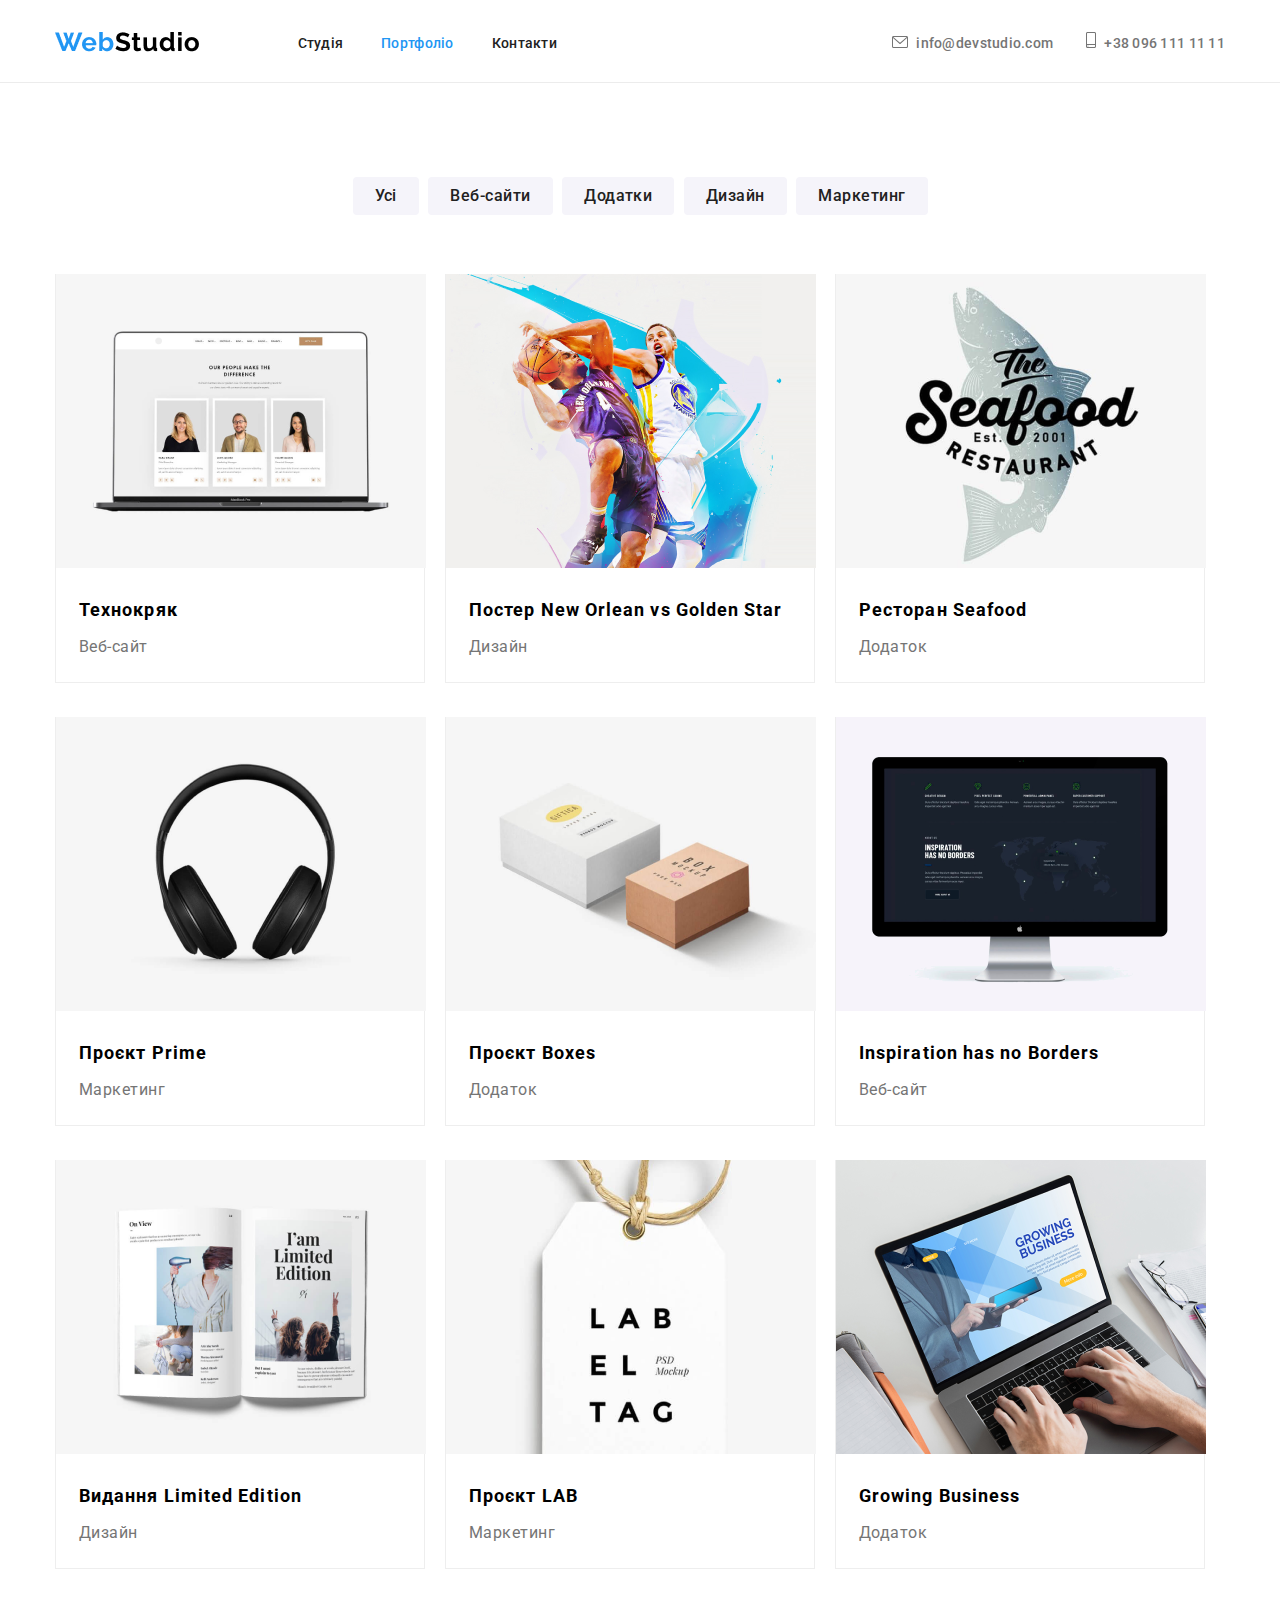
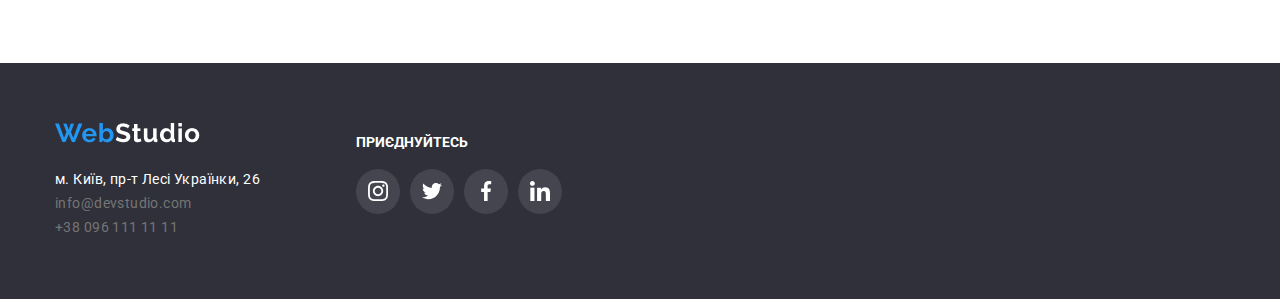
<file: portfolio.html>
<!DOCTYPE html>
<html lang="en">
<head>
    <meta charset="UTF-8">
    <meta name="viewport" content="width=device-width, initial-scale=1.0">
    <title>Document</title>
    <style>
        @import url('https://fonts.googleapis.com/css2?family=Funnel+Display:wght@300..800&family=Geist+Mono:wght@100..900&family=Roboto:ital,wght@0,100;0,300;0,400;0,500;0,700;0,900;1,100;1,300;1,400;1,500;1,700;1,900&family=Sixtyfour+Convergence&display=swap');
    </style>
    <style>
        @import url('https://fonts.googleapis.com/css2?family=Funnel+Display:wght@300..800&family=Geist+Mono:wght@100..900&family=Raleway:ital,wght@0,100..900;1,100..900&family=Roboto:ital,wght@0,100;0,300;0,400;0,500;0,700;0,900;1,100;1,300;1,400;1,500;1,700;1,900&family=Sixtyfour+Convergence&display=swap');
    </style>
    <link rel="stylesheet" href="portfoliO.css">
</head>
<body>
    <header>
        <div class="header">
            <div class="header_container">
                <img src="img/WebStudio (3).png" alt="webstudio">
                <nav class="header_container--nav">
                    <a class="header_container--nav--link" href="index.html">Студія</a>
                    <a class="header_container--nav--portfolio" href="portfolio.html">Портфоліо</a>
                    <a class="header_container--nav--link" href="#">Контакти</a>
                </nav>
            </div>
            <div class="header_content">
                <a class="header_content--email" href="#">
                    <svg width="16" height="12" viewBox="0 0 16 12" fill="none" xmlns="http://www.w3.org/2000/svg">
                        <path d="M14.5 0H1.50001C0.672854 0 0 0.672853 0 1.50001V10.5C0 11.3271 0.672854 12 1.50001 12H14.5C15.3271 12 16 11.3271 16 10.5V1.50001C16 0.672853 15.3271 0 14.5 0ZM14.5 0.999994C14.5679 0.999994 14.6325 1.01409 14.6916 1.0387L8 6.83838L1.30833 1.0387C1.36742 1.01412 1.43204 0.999994 1.49998 0.999994H14.5ZM14.5 11H1.50001C1.22414 11 0.999996 10.7759 0.999996 10.5V2.09521L7.67236 7.87792C7.76661 7.95944 7.8833 7.99999 8 7.99999C8.1167 7.99999 8.23339 7.95948 8.32764 7.87792L15 2.09521V10.5C15 10.7759 14.7759 11 14.5 11Z" fill="#757575"/>
                        </svg>
                    info@devstudio.com</a>
                <a class="header_content--phone" href="#">
                    <svg width="10" height="16" viewBox="0 0 10 16" fill="none" xmlns="http://www.w3.org/2000/svg">
                        <path d="M8.5 0H1.5C0.672848 0 0 0.672848 0 1.5V14.5C0 15.3272 0.672848 16 1.5 16H8.5C9.32715 16 10 15.3272 10 14.5V1.5C10 0.672848 9.32715 0 8.5 0ZM1.5 1H8.5C8.77588 1 9 1.22412 9 1.5V12H1V1.5C1 1.22412 1.22412 1 1.5 1ZM8.5 15H1.5C1.22412 15 1 14.7759 1 14.5V13H9V14.5C9 14.7759 8.77588 15 8.5 15Z" fill="#757575"/>
                        <path d="M2.35355 13.7389C2.54882 13.9213 2.54882 14.2169 2.35355 14.3992C2.15828 14.5816 1.84172 14.5816 1.64645 14.3992C1.45118 14.2169 1.45118 13.9213 1.64645 13.7389C1.84172 13.5566 2.15828 13.5566 2.35355 13.7389Z" fill="#757575"/>
                        </svg>
                            
                    +38 096 111 11 11</a>
            </div>
        </div>
    </header>
    <main class="main">
        <section class="main_container">
            <div class="main_container--div--links">
                <button>Усі</button>
                <button>Веб-сайти</button>
                <button>Додатки</button>
                <button>Дизайн</button>
                <button>Маркетинг</button>
            </div>
            <div class="main_container--content">
                <div class="main_container--content--offer">
                    <img class="main_container--content--offer--img" src="img/website.png" alt="display">
                    <div class="main_container--content--offer--desc">
                        <h4 class="main_container--content--offer--desc--title">Технокряк</h4>
                        <p class="main_container--content--offer--desc--kind">Веб-сайт</p>
                    </div>
                </div>
                <div class="main_container--content--offer">
                    <img class="main_container--content--offer--img" src="img/basketball.png" alt="poster">
                    <div class="main_container--content--offer--desc">
                        <h4 class="main_container--content--offer--desc--title">Постер New Orlean vs Golden Star</h4>
                        <p class="main_container--content--offer--desc--kind">Дизайн</p>
                    </div>
                </div>
                <div class="main_container--content--offer">
                    <img class="main_container--content--offer--img" src="img/seafood.png" alt="restaurant">
                    <div class="main_container--content--offer--desc">
                        <h4 class="main_container--content--offer--desc--title">Ресторан Seafood</h4>
                        <p class="main_container--content--offer--desc--kind">Додаток</p>
                    </div>
                </div>
                <div class="main_container--content--offer">
                    <img class="main_container--content--offer--img" src="img/headphones.png" alt="headphones">
                    <div class="main_container--content--offer--desc">
                        <h4 class="main_container--content--offer--desc--title">Проєкт Prime</h4>
                        <p class="main_container--content--offer--desc--kind">Маркетинг</p>
                    </div>
                </div>
                <div class="main_container--content--offer">
                    <img class="main_container--content--offer--img" src="img/boxes.png" alt="boxes">
                    <div class="main_container--content--offer--desc">
                        <h4 class="main_container--content--offer--desc--title">Проєкт Boxes</h4>
                        <p class="main_container--content--offer--desc--kind">Додаток</p>
                    </div>
                </div>
                <div class="main_container--content--offer">
                    <img class="main_container--content--offer--img" src="img/display.png" alt="pc">
                    <div class="main_container--content--offer--desc">
                        <h4 class="main_container--content--offer--desc--title">Inspiration has no Borders</h4>
                        <p class="main_container--content--offer--desc--kind">Веб-сайт</p>
                    </div>
                </div>
                <div class="main_container--content--offer">
                    <img class="main_container--content--offer--img" src="img/book.png" alt="book">
                    <div class="main_container--content--offer--desc">
                        <h4 class="main_container--content--offer--desc--title">Видання Limited Edition</h4>
                        <p class="main_container--content--offer--desc--kind">Дизайн</p>
                    </div>
                </div>
                <div class="main_container--content--offer">
                    <img class="main_container--content--offer--img" src="img/tag.png" alt="lab">
                    <div class="main_container--content--offer--desc">
                        <h4 class="main_container--content--offer--desc--title">Проєкт LAB</h4>
                        <p class="main_container--content--offer--desc--kind">Маркетинг</p>
                    </div>
                </div>
                <div class="main_container--content--offer">
                    <img class="main_container--content--offer--img" src="img/desktop.png" alt="display2">
                    <div class="main_container--content--offer--desc">
                        <h4 class="main_container--content--offer--desc--title">Growing Business</h4>
                        <p class="main_container--content--offer--desc--kind">Додаток</p>
                    </div>
                </div>
            </div>
        </section>
    </main>
    <footer>
        <div class="footer">
            <section class="footer_container">
                <section class="footer_container--info">
                    <img class="footer_container--info--logo" src="img/webstudioforfooter.png" alt="webstudio">
                    <div class="footer_container--info--content">
                        <p class="footer_container--info--content--address">м. Київ, пр-т Лесі Українки, 26</p>
                        <nav class="footer_container--info--content--contacts">
                            <a class="footer_container--info--content--contacts--contact" href="#">info@devstudio.com</a> <br>
                            <a class="footer_container--info--content--contacts--contact" href="#">+38 096 111 11 11</a>
                        </nav>
                    </div>
                </section>
                <section class="footer_container--join">
                    <h3 class="footer_container--join--title">приєднуйтесь</h3>
                    <div class="footer_container--join--buttons">
                        <button class="footer_container--join--buttons--button">
                            <svg width="20" height="20" viewBox="0 0 20 20" fill="none" xmlns="http://www.w3.org/2000/svg">
                                <g clip-path="url(#clip0_11_3012)">
                                <path d="M19.9804 5.88005C19.9336 4.81738 19.7617 4.0868 19.5156 3.45374C19.2616 2.78176 18.8709 2.18014 18.359 1.68002C17.8589 1.1721 17.2533 0.777435 16.5891 0.527447C15.9524 0.281274 15.2256 0.109427 14.163 0.0625732C13.0924 0.0117516 12.7525 0 10.0371 0C7.32173 0 6.98185 0.0117516 5.91521 0.0586052C4.85253 0.105459 4.12195 0.277459 3.48904 0.523479C2.81692 0.777435 2.2153 1.16814 1.71517 1.68002C1.20726 2.18014 0.812743 2.78573 0.562603 3.44992C0.31643 4.0868 0.144583 4.81341 0.0977294 5.87609C0.0469078 6.9467 0.0351562 7.28658 0.0351562 10.002C0.0351562 12.7173 0.0469078 13.0572 0.0937614 14.1239C0.140615 15.1865 0.312615 15.9171 0.558787 16.5502C0.812743 17.2221 1.20726 17.8238 1.71517 18.3239C2.2153 18.8318 2.82088 19.2265 3.48508 19.4765C4.12195 19.7226 4.84856 19.8945 5.91139 19.9413C6.97788 19.9883 7.31791 19.9999 10.0333 19.9999C12.7487 19.9999 13.0885 19.9883 14.1552 19.9413C15.2179 19.8945 15.9484 19.7226 16.5813 19.4765C17.9254 18.9568 18.9881 17.8941 19.5078 16.5502C19.7538 15.9133 19.9258 15.1865 19.9727 14.1239C20.0195 13.0572 20.0313 12.7173 20.0313 10.002C20.0313 7.28658 20.0273 6.9467 19.9804 5.88005ZM18.1794 14.0457C18.1364 15.0225 17.9723 15.5499 17.8356 15.9015C17.4995 16.7728 16.808 17.4643 15.9367 17.8004C15.5851 17.9372 15.0538 18.1012 14.0809 18.1441C13.026 18.1911 12.7096 18.2027 10.0411 18.2027C7.37255 18.2027 7.05221 18.1911 6.00113 18.1441C5.02438 18.1012 4.49693 17.9372 4.1453 17.8004C3.71171 17.6402 3.31704 17.3862 2.9967 17.0541C2.6646 16.7298 2.41065 16.3391 2.2504 15.9055C2.11365 15.5539 1.94959 15.0225 1.90671 14.0497C1.8597 12.9948 1.8481 12.6783 1.8481 10.0097C1.8481 7.34122 1.8597 7.02087 1.90671 5.96995C1.94959 4.99319 2.11365 4.46575 2.2504 4.11412C2.41065 3.68038 2.6646 3.28586 3.00067 2.96536C3.32483 2.63327 3.71553 2.37931 4.14927 2.21921C4.5009 2.08247 5.03231 1.9184 6.0051 1.87537C7.05999 1.82851 7.37652 1.81676 10.0449 1.81676C12.7174 1.81676 13.0337 1.82851 14.0848 1.87537C15.0616 1.9184 15.589 2.08247 15.9407 2.21921C16.3742 2.37931 16.7689 2.63327 17.0893 2.96536C17.4213 3.28967 17.6753 3.68038 17.8356 4.11412C17.9723 4.46575 18.1364 4.99701 18.1794 5.96995C18.2263 7.02484 18.238 7.34122 18.238 10.0097C18.238 12.6783 18.2263 12.9908 18.1794 14.0457Z" fill="white"/>
                                <path d="M10.0371 4.86414C7.20074 4.86414 4.89941 7.16531 4.89941 10.0019C4.89941 12.8384 7.20074 15.1396 10.0371 15.1396C12.8737 15.1396 15.1749 12.8384 15.1749 10.0019C15.1749 7.16531 12.8737 4.86414 10.0371 4.86414ZM10.0371 13.3346C8.19702 13.3346 6.70442 11.8421 6.70442 10.0019C6.70442 8.16159 8.19702 6.66914 10.0371 6.66914C11.8774 6.66914 13.3698 8.16159 13.3698 10.0019C13.3698 11.8421 11.8774 13.3346 10.0371 13.3346Z" fill="white"/>
                                <path d="M16.5775 4.6611C16.5775 5.32346 16.0404 5.86052 15.3779 5.86052C14.7155 5.86052 14.1785 5.32346 14.1785 4.6611C14.1785 3.99858 14.7155 3.46167 15.3779 3.46167C16.0404 3.46167 16.5775 3.99858 16.5775 4.6611Z" fill="white"/>
                                </g>
                                <defs>
                                <clipPath id="clip0_11_3012">
                                <rect width="20" height="20" fill="white"/>
                                </clipPath>
                                </defs>
                                </svg>                            
                        </button>
                        <button class="footer_container--join--buttons--button">
                            <svg width="20" height="18" viewBox="0 0 20 18" fill="none" xmlns="http://www.w3.org/2000/svg">
                                <path d="M20 2.79875C19.2563 3.125 18.4637 3.34125 17.6375 3.44625C18.4875 2.93875 19.1363 2.14125 19.4412 1.18C18.6488 1.6525 17.7738 1.98625 16.8412 2.1725C16.0887 1.37125 15.0162 0.875 13.8462 0.875C11.5763 0.875 9.74875 2.7175 9.74875 4.97625C9.74875 5.30125 9.77625 5.61375 9.84375 5.91125C6.435 5.745 3.41875 4.11125 1.3925 1.6225C1.03875 2.23625 0.83125 2.93875 0.83125 3.695C0.83125 5.115 1.5625 6.37375 2.6525 7.1025C1.99375 7.09 1.3475 6.89875 0.8 6.5975C0.8 6.61 0.8 6.62625 0.8 6.6425C0.8 8.635 2.22125 10.29 4.085 10.6712C3.75125 10.7625 3.3875 10.8062 3.01 10.8062C2.7475 10.8062 2.4825 10.7913 2.23375 10.7362C2.765 12.36 4.2725 13.5538 6.065 13.5925C4.67 14.6838 2.89875 15.3412 0.98125 15.3412C0.645 15.3412 0.3225 15.3263 0 15.285C1.81625 16.4563 3.96875 17.125 6.29 17.125C13.835 17.125 17.96 10.875 17.96 5.4575C17.96 5.27625 17.9538 5.10125 17.945 4.9275C18.7588 4.35 19.4425 3.62875 20 2.79875Z" fill="white"/>
                                </svg>                            
                        </button>
                        <button class="footer_container--join--buttons--button">
                            <svg width="20" height="20" viewBox="0 0 20 20" fill="none" xmlns="http://www.w3.org/2000/svg">
                                <g clip-path="url(#clip0_11_3002)">
                                <path d="M13.3309 3.32083H15.1567V0.140833C14.8417 0.0975 13.7584 0 12.4967 0C9.86422 0 8.06088 1.65583 8.06088 4.69917V7.5H5.15588V11.055H8.06088V20H11.6226V11.0558H14.4101L14.8526 7.50083H11.6217V5.05167C11.6226 4.02417 11.8992 3.32083 13.3309 3.32083Z" fill="white"/>
                                </g>
                                <defs>
                                <clipPath id="clip0_11_3002">
                                <rect width="20" height="20" fill="white"/>
                                </clipPath>
                                </defs>
                                </svg>
                        </button>
                        <button class="footer_container--join--buttons--button">
                            <svg width="20" height="20" viewBox="0 0 20 20" fill="none" xmlns="http://www.w3.org/2000/svg">
                                <g clip-path="url(#clip0_11_2996)">
                                <path d="M19.995 20.0001V19.9993H20V12.6643C20 9.07593 19.2275 6.31177 15.0325 6.31177C13.0158 6.31177 11.6625 7.41843 11.11 8.4676H11.0517V6.64677H7.07416V19.9993H11.2158V13.3876C11.2158 11.6468 11.5458 9.96343 13.7017 9.96343C15.8258 9.96343 15.8575 11.9501 15.8575 13.4993V20.0001H19.995Z" fill="white"/>
                                <path d="M0.330017 6.64746H4.47668V20H0.330017V6.64746Z" fill="white"/>
                                <path d="M2.40167 0C1.07583 0 0 1.07583 0 2.40167C0 3.7275 1.07583 4.82583 2.40167 4.82583C3.7275 4.82583 4.80333 3.7275 4.80333 2.40167C4.8025 1.07583 3.72667 0 2.40167 0V0Z" fill="white"/>
                                </g>
                                <defs>
                                <clipPath id="clip0_11_2996">
                                <rect width="20" height="20" fill="white"/>
                                </clipPath>
                                </defs>
                                </svg>                            
                        </button>
                    </div>
                </section>
            </section>
        </div>
    </footer>
</body>
</html>
</file>
<file: style.css>
@import url('https://fonts.googleapis.com/css2?family=Funnel+Display:wght@300..800&family=Geist+Mono:wght@100..900&family=Roboto:ital,wght@0,100;0,300;0,400;0,500;0,700;0,900;1,100;1,300;1,400;1,500;1,700;1,900&family=Sixtyfour+Convergence&display=swap');
@import url('https://fonts.googleapis.com/css2?family=Funnel+Display:wght@300..800&family=Geist+Mono:wght@100..900&family=Raleway:ital,wght@0,100..900;1,100..900&family=Roboto:ital,wght@0,100;0,300;0,400;0,500;0,700;0,900;1,100;1,300;1,400;1,500;1,700;1,900&family=Sixtyfour+Convergence&display=swap');
@import url('https://fonts.googleapis.com/css2?family=Raleway:ital,wght@0,100..900;1,100..900&family=Roboto:ital,wght@0,100..900;1,100..900&display=swap');

*{
    margin: 0;
    padding: 0;
    box-sizing: border-box;
}

header { 
    border-bottom: solid 1px #ECECEC;
    padding-bottom: 15px;
}
.header {
    width: 100%; 
    max-width: 1170px; 
    margin: 0 auto; 
    margin-top: 32px; 
    margin-bottom: 15px;
    display: flex; 
    justify-content: space-between; 
    align-items: center;
}
.header_container {
    width: 100%;
    max-width: 519px;
    display: flex;
    justify-content: space-between;
}
.header_container--logo {
    font-family: Raleway;
    font-size: 26px;
    font-weight: 700;
    line-height: 30.52px;
    letter-spacing: 0.03em;
    text-align: left;
    text-underline-position: from-font;
    text-decoration-skip-ink: none;  
    
}

.header_container--nav {
    margin-top: 2px;
}
.header_container--nav a {
    font-family: Roboto;
    font-size: 14px;
    font-weight: 500;
    line-height: 16.41px;
    letter-spacing: 0.02em;
    text-align: left;
    text-underline-position: from-font;
    text-decoration-skip-ink: none;
    text-decoration: none;
    width: 100%;
    max-width: 281px;
    margin: 32px 17px;
}
.header_container--nav--portfolio {
    font-family: Roboto;
    font-size: 14px;
    font-weight: 500;
    line-height: 16.41px;
    letter-spacing: 0.02em;
    text-align: left;
    text-underline-position: from-font;
    text-decoration-skip-ink: none;
    text-decoration: none;
    color:#212121;
}
.header_container--nav--link {
    color: #212121;
}

.header_container--nav a:hover {
    color: #2196F3;
}

.header_content {
    width: 100%;
    max-width: 333px;
    display: flex;
    justify-content: space-between;
    align-items: baseline;
}
.header_content--email {
    font-family: Roboto;
    font-size: 14px;
    font-weight: 500;
    line-height: 16.41px;
    letter-spacing: 0.02em;
    text-align: center;
    text-underline-position: from-font;
    text-decoration-skip-ink: none;
    text-decoration: none;
    color: #757575;
}

.header_content--phone {
    font-family: Roboto;
    font-size: 14px;
    font-weight: 500;
    line-height: 16.41px;
    letter-spacing: 0.02em;
    text-align: left;
    text-underline-position: from-font;
    text-decoration-skip-ink: none;
    text-decoration: none;
    color: #757575;
}
.header_content a svg {
    margin-right: 5px;
}

.header_content a:hover {
    color: #2196F3;
}
.header_content--email svg path {
    fill: #757575;
}

.header_content--email:hover svg path {
    fill: #2196F3;
}
.header_content a:hover {
    color: #2196F3;
}
.header_content--phone svg path {
    fill: #757575;
}

.header_content--phone:hover svg path {
    fill: #2196F3;
}
.flex {
    background-image: url(img/backgroundbsns.png);
    background-size: cover;
    display: flex;
    justify-content: center;
    align-items: center;
    flex-direction: column;
}

.flex_title {
    width: 100%;
    margin: 0 auto;
    max-width: 696px;
    margin-top: 200px;
    font-family: Roboto;
    font-size: 44px;
    font-weight: 900;
    line-height: 60px;
    letter-spacing: 0.06em;
    text-align: center;
    text-underline-position: from-font;
    text-decoration-skip-ink: none;
    color: #FFFFFF;
    text-transform: uppercase;
}

.flex_button {
    margin-top: 40px;
    background-color: #2196F3;
    color: #FFFFFF;
    font-family: Roboto;
    font-size: 16px;
    font-weight: 700;
    line-height: 30px;
    letter-spacing: 0.06em;
    text-align: center;
    text-underline-position: from-font;
    text-decoration-skip-ink: none;
    padding: 10px 32px;
    border: none;
    cursor: pointer;
    margin-bottom: 210px;
    border-radius: 4px;
    box-shadow: 0px 4px 4px 0px #00000026;
}
.advantage_container {
    width: 100%;
    margin: 0 auto;
    max-width: 1170px;
    display: flex;
    justify-content: space-between;
    margin-top: 94px;
    margin-bottom: 94px;
}
.advantage_container--details {
    width: 100%;
    max-width: 270px;
}
.advantage_container--details--img {
    background-color: #F5F4FA;
    display: flex;
    justify-content: center;
    padding-top: 25px;
    padding-bottom: 25px;
    border-radius: 4px;
    margin-bottom: 30px;
}

.advantage_container--details--title {
    font-family: Roboto;
    font-size: 14px;
    font-weight: 700;
    line-height: 16.41px;
    letter-spacing: 0.03em;
    text-align: left;
    text-underline-position: from-font;
    text-decoration-skip-ink: none;
    margin-bottom: 10px;
}

.advantage_container--details--text {
    font-family: Roboto;
    font-size: 14px;
    font-weight: 400;
    line-height: 24px;
    letter-spacing: 0.03em;
    text-align: left;
    text-underline-position: from-font;
    text-decoration-skip-ink: none;
    color: #757575;
}

.affairs_container {
    width: 100%;
    margin: 0 auto;
    max-width: 1170px;
    margin-bottom: 94px;
}

.affairs_container--title {
    font-family: Roboto;
    font-size: 36px;
    font-weight: 700;
    line-height: 42.19px;
    letter-spacing: 0.03em;
    text-align: center;
    text-underline-position: from-font;
    text-decoration-skip-ink: none;
    color:#212121;
}
.affairs_container--img {
    margin-top: 50px;
    display: flex;
    justify-content: space-between;
}
.team {
    background-color:#F5F4FA;
    width: 100%; 
    padding-top: 94px;
    padding-bottom: 94px;
}

.team_title {
    font-family: Roboto;
    font-size: 36px;
    font-weight: 700;
    line-height: 42.19px;
    letter-spacing: 0.03em;
    text-align: center;
    text-underline-position: from-font;
    text-decoration-skip-ink: none;
    color:#212121;
}
.team_container {
    width: 100%;
    margin: 0 auto;
    max-width: 1170px;
    display: flex;
    justify-content: space-between;
    align-items: center;
    margin-top: 50px;
}
.team_container--content {
    background-color: #FFF;
    width: 100%;
    max-width: 270px;
    box-shadow: 0px 2px 1px 0px rgba(0, 0, 0, 0.3);
    border-bottom-right-radius: 4px;
    border-bottom-left-radius: 4px;
}
.team_container--content--img {
    width: 270px;
    height: 260px;
}
.team_container--content--name {
    font-family: Roboto;
    font-size: 16px;
    font-weight: 500;
    line-height: 18.75px;
    letter-spacing: 0.03em;
    text-underline-position: from-font;
    text-decoration-skip-ink: none;
    color:#212121;
    margin-top: 30px;
    margin-bottom: 10px;
    text-align: center;
}

.team_container--content--speciality {
    font-family: Roboto;
    font-size: 16px;
    font-weight: 400;
    line-height: 18.75px;
    letter-spacing: 0.03em;
    text-underline-position: from-font;
    text-decoration-skip-ink: none;
    color:#757575;
    margin-bottom: 30px;
    text-align: center;
    margin-bottom: 16px;
}
.team_container--content--media {
    width: 100%;
    max-width: 206px;
    margin: 0 auto;
    display: flex;
    justify-content: space-between;
    margin-bottom: 30px;
}
.team_container--content--media--button {
    padding: 12px 12px 10px 12px;
    background-color: #FFFFFF1A;
    box-shadow: none;
    border: none;
    border-radius: 50%;
}
.team_container--content--media--button:hover {
    background-color: #2196F3;
    cursor: pointer;
}
.team_container--content--media--button:hover svg {
    fill: white;
}

.clients {
    width: 100%;
    max-width: 1170px;
    margin: 0 auto;
    padding-top: 94px;
    padding-bottom: 94px;
}
.clients_title {
    font-family: Roboto;
    font-weight: 700;
    font-size: 36px;
    line-height: 100%;
    letter-spacing: 3%;
    text-align: center;
    color: #212121;
    margin-bottom: 50px;
}
.clients_container {
    width: 100%;
    max-width: 1170px;
    display: flex;
    justify-content: space-between;
}
.clients_container--svg {
    border: none;
    background: none;
}
.clients_container--svg:hover {
    cursor: pointer;
}
.clients_container--svg svg path {
    fill: #AFB1B8;
}
  
.clients_container--svg svg rect {
    stroke: #AFB1B8;
}
  
.clients_container--svg:hover svg path {
    fill: #2196F3; 
}
  
.clients_container--svg:hover svg rect {
    stroke: #2196F3; 
}
footer {
    background-color: #2F303A;
}
.footer {
    width: 100%;
    max-width: 1170px;
    margin: 0 auto;
}
.footer_container {
    width: 100%;
    max-width: 507px;
    display: flex;
    justify-content: space-between;
}
.footer_container--info--logo {
    margin-top: 60px;
    margin-bottom: 20px;
}
.footer_container--info--content {
    padding-bottom: 60px;
}
.footer_container--info--content--address {
    font-family: Roboto;
    font-size: 14px;
    font-weight: 400;
    line-height: 24px;
    letter-spacing: 0.03em;
    text-align: left;
    text-underline-position: from-font;
    text-decoration-skip-ink: none;
    color:#FFFFFF;
}

.footer_container--info--content--contacts a {
    font-family: Roboto;
    font-size: 14px;
    font-weight: 400;
    line-height: 24px;
    letter-spacing: 0.03em;
    text-align: left;
    text-underline-position: from-font;
    text-decoration-skip-ink: none;
    text-decoration: none;
    color: #757575;
}
.footer_container--join {
    width: 100%;
    max-width: 206px;
    margin-top: 72px;
}
.footer_container--join--title {
    font-family: Roboto;
    font-weight: 700;
    font-size: 14px;
    line-height: 100%;
    letter-spacing: 3%;
    text-transform: uppercase;
    color:#FFFFFF;
    margin-bottom: 20px;
}
.footer_container--join--buttons {
    width: 100%;
    max-width: 206px;
    display: flex;
    justify-content: space-between;
}
.footer_container--join--buttons--button {
    padding: 12px 12px 10px 12px;
    background-color: #FFFFFF1A;
    box-shadow: none;
    border: none;
    border-radius: 50%;
}
.footer_container--join--buttons--button:hover {
    background-color: #2196F3;
    cursor: pointer;
}
</file>
<file: portfoliO.css>
*{
    margin: 0;
    padding: 0;
    box-sizing: border-box;
}

header { 
    border-bottom: solid 1px #ECECEC;
    padding-bottom: 15px;
}
.header {
    width: 100%; 
    max-width: 1170px; 
    margin: 0 auto; 
    margin-top: 32px; 
    margin-bottom: 15px;
    display: flex; 
    justify-content: space-between; 
    align-items: center;
}
.header_container {
    width: 100%;
    max-width: 519px;
    display: flex;
    justify-content: space-between;
}
.header_container--logo {
    font-family: Raleway;
    font-size: 26px;
    font-weight: 700;
    line-height: 30.52px;
    letter-spacing: 0.03em;
    text-align: left;
    text-underline-position: from-font;
    text-decoration-skip-ink: none;  
    
}

.header_container--nav {
    margin-top: 2px;
}
.header_container--nav a {
    font-family: Roboto;
    font-size: 14px;
    font-weight: 500;
    line-height: 16.41px;
    letter-spacing: 0.02em;
    text-align: left;
    text-underline-position: from-font;
    text-decoration-skip-ink: none;
    text-decoration: none;
    width: 100%;
    max-width: 281px;
    margin: 32px 17px;
}
.header_container--nav--portfolio {
    font-family: Roboto;
    font-size: 14px;
    font-weight: 500;
    line-height: 16.41px;
    letter-spacing: 0.02em;
    text-align: left;
    text-underline-position: from-font;
    text-decoration-skip-ink: none;
    text-decoration: none;
    color:#2196F3;
}
.header_container--nav--link {
    color: #212121;
}

.header_container--nav a:hover {
    color: #2196F3;
}

.header_content {
    width: 100%;
    max-width: 333px;
    display: flex;
    justify-content: space-between;
    align-items: baseline;
}
.header_content--email {
    font-family: Roboto;
    font-size: 14px;
    font-weight: 500;
    line-height: 16.41px;
    letter-spacing: 0.02em;
    text-align: center;
    text-underline-position: from-font;
    text-decoration-skip-ink: none;
    text-decoration: none;
    color: #757575;
}

.header_content--phone {
    font-family: Roboto;
    font-size: 14px;
    font-weight: 500;
    line-height: 16.41px;
    letter-spacing: 0.02em;
    text-align: left;
    text-underline-position: from-font;
    text-decoration-skip-ink: none;
    text-decoration: none;
    color: #757575;
}
.header_content a svg {
    margin-right: 5px;
}

.header_content a:hover {
    color: #2196F3;
}
.header_content--email svg path {
    fill: #757575;
}

.header_content--email:hover svg path {
    fill: #2196F3;
}
.header_content a:hover {
    color: #2196F3;
}
.header_content--phone svg path {
    fill: #757575;
}

.header_content--phone:hover svg path {
    fill: #2196F3;
}

.main_container--div--links {
    width: 100%;
    max-width:575px;
    margin: 0 auto;
    margin-top: 94px;
    margin-bottom: 25px;
    display: flex;
    justify-content: space-between;
}
.main_container--div--links button {
    font-family: Roboto;
    font-size: 16px;
    font-weight: 500;
    line-height: 26px;
    letter-spacing: 0.03em;
    text-underline-position: from-font;
    text-decoration-skip-ink: none;
    text-decoration: none;
    color: #212121;
    padding: 6px 22px;
    border-color: #FFFFFF;
    background-color:#F5F4FA;
    border-radius: 4px;
    border: none;
    box-shadow: none;
}

.main_container--div--links button:hover {
    background-color:#2196F3;
    color: #FFFFFF;
    cursor: pointer;
}
.main_container--content {
    display: grid;
    grid-template-columns: 1fr 1fr 1fr;
    width: 100%;
    max-width: 1170px;
    margin: 0 auto;
    margin-bottom: 94px;
}
.main_container--content--offer {
    margin-top: 34px;
    max-width: 370px;
    border-left: solid 1px #EEEEEE;
    border-right:  solid 1px #EEEEEE;
    border-bottom: solid 1px #EEEEEE;
}
.main_container--content--offer:hover {
    border: 1px solid #EEEEEE;
    box-shadow: 1px 4px 6px 0px rgba(0, 0, 0, 0.16),
              0px 4px 4px 0px rgba(0, 0, 0, 0.06),
              0px 1px 1px 0px rgba(0, 0, 0, 0.12);
}
.main_container--content--offer--desc {
    padding-top: 20px;
    width: 100%;
    max-width: 322px;
    margin: 0 auto;
}
.main_container--content--offer--desc--title {
    margin-bottom: 4px;
    font-family: Roboto;
    font-size: 18px;
    font-weight: 700;
    line-height: 36px;
    letter-spacing: 0.06em;
    text-align: left;
    text-underline-position: from-font;
    text-decoration-skip-ink: none;
}
.main_container--content--offer--desc--kind {
    color: #757575;
    font-family: Roboto;
    font-size: 16px;
    font-weight: 400;
    line-height: 30px;
    letter-spacing: 0.03em;
    text-align: left;
    text-underline-position: from-font;
    text-decoration-skip-ink: none;
    margin-top: 4px;
    margin-bottom: 20px;
}
footer {
    background-color: #2F303A;
}
.footer {
    width: 100%;
    max-width: 1170px;
    margin: 0 auto;
}
.footer_container {
    width: 100%;
    max-width: 507px;
    display: flex;
    justify-content: space-between;
}
.footer_container--info--logo {
    margin-top: 60px;
    margin-bottom: 20px;
}
.footer_container--info--content {
    padding-bottom: 60px;
}
.footer_container--info--content--address {
    font-family: Roboto;
    font-size: 14px;
    font-weight: 400;
    line-height: 24px;
    letter-spacing: 0.03em;
    text-align: left;
    text-underline-position: from-font;
    text-decoration-skip-ink: none;
    color:#FFFFFF;
}

.footer_container--info--content--contacts a {
    font-family: Roboto;
    font-size: 14px;
    font-weight: 400;
    line-height: 24px;
    letter-spacing: 0.03em;
    text-align: left;
    text-underline-position: from-font;
    text-decoration-skip-ink: none;
    text-decoration: none;
    color: #757575;
}
.footer_container--join {
    width: 100%;
    max-width: 206px;
    margin-top: 72px;
}
.footer_container--join--title {
    font-family: Roboto;
    font-weight: 700;
    font-size: 14px;
    line-height: 100%;
    letter-spacing: 3%;
    text-transform: uppercase;
    color:#FFFFFF;
    margin-bottom: 20px;
}
.footer_container--join--buttons {
    width: 100%;
    max-width: 206px;
    display: flex;
    justify-content: space-between;
}
.footer_container--join--buttons--button {
    padding: 12px 12px 10px 12px;
    background-color: #FFFFFF1A;
    box-shadow: none;
    border: none;
    border-radius: 50%;
}
.footer_container--join--buttons--button:hover {
    background-color: #2196F3;
    cursor: pointer;
}
</file>
